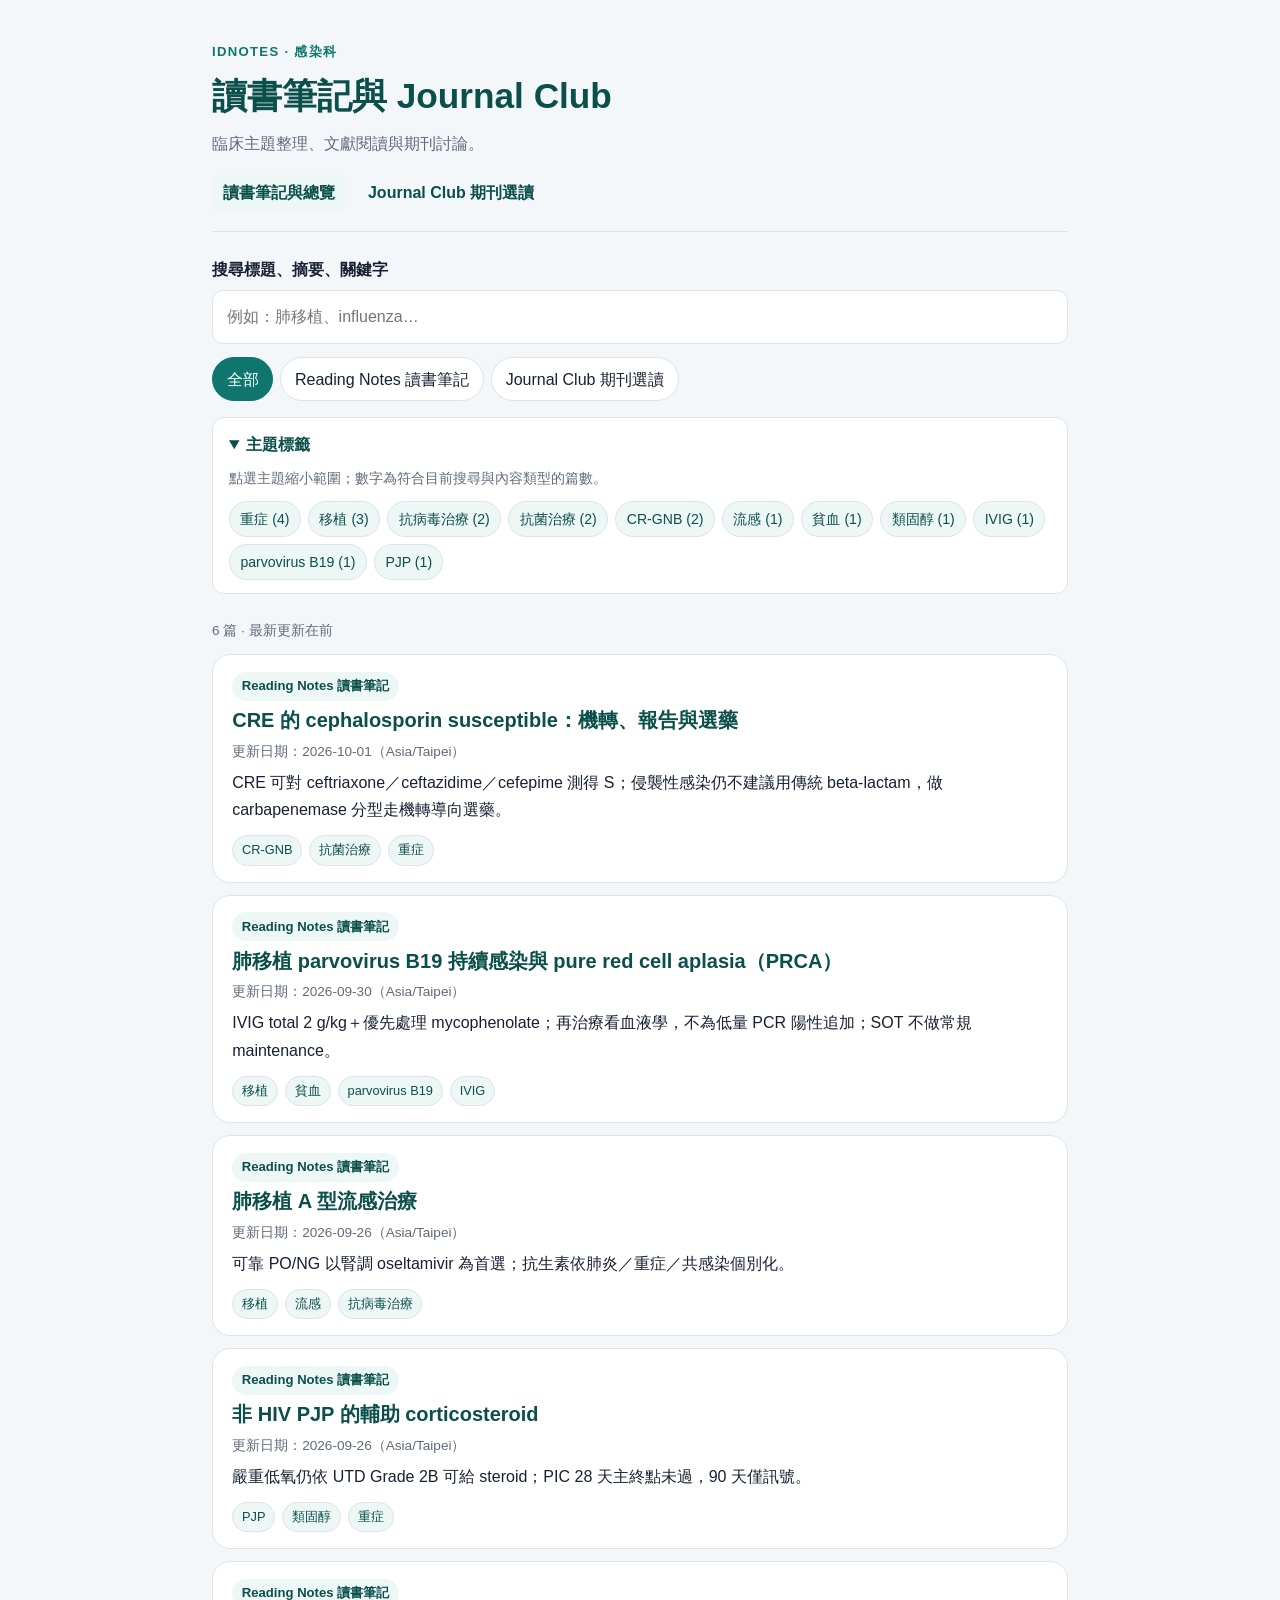
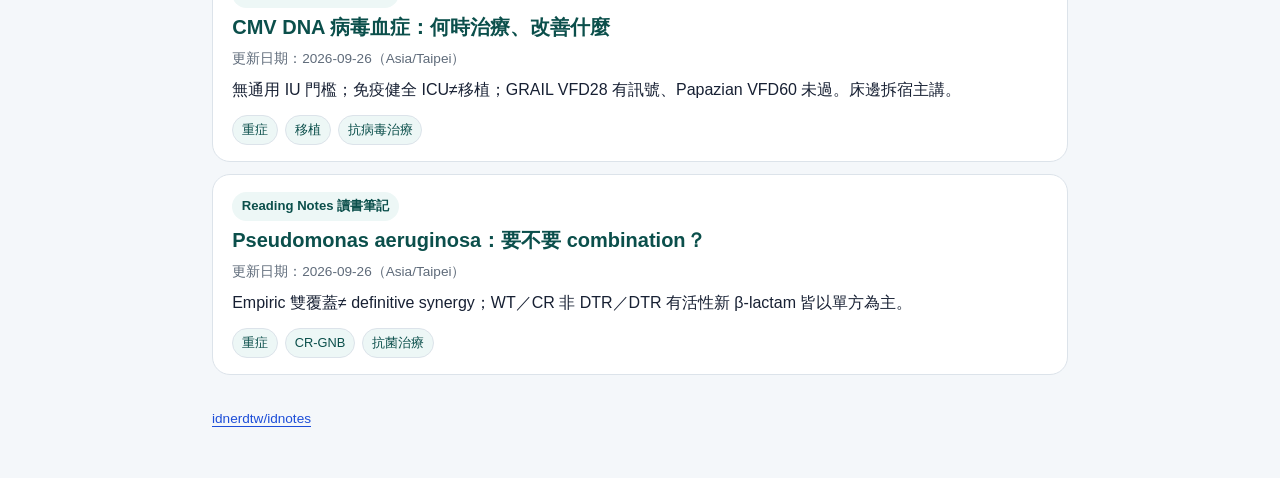
<file: index.html>
<!DOCTYPE html>
<html lang="zh-Hant">
<head>
<meta charset="utf-8">
<meta name="viewport" content="width=device-width, initial-scale=1">
<meta name="description" content="感染科讀書筆記與 Journal Club：臨床主題整理、文獻閱讀與期刊討論。">
<title>讀書筆記與 Journal Club｜idnotes</title>
<link rel="stylesheet" href="assets/site.css">
</head>
<body>
<main class="wrap">
<header class="site">
<p class="kicker">IDNOTES · 感染科</p>
<h1>讀書筆記與 Journal Club</h1>
<p class="subtitle">臨床主題整理、文獻閱讀與期刊討論。</p>
<nav aria-label="內容導覽"><a href="index.html" aria-current="page">讀書筆記與總覽</a><a href="journal-club/index.html">Journal Club 期刊選讀</a></nav>
</header>
<div class="search-wrap">
<label for="q">搜尋標題、摘要、關鍵字</label>
<input id="q" type="search" placeholder="例如：肺移植、influenza…" autocomplete="off" role="combobox" aria-autocomplete="list" aria-controls="suggest" aria-expanded="false">
<div id="suggest" role="listbox" aria-label="搜尋建議" hidden></div>
</div>
<div class="filters" role="group" aria-label="內容類型">
<button type="button" data-type="all" aria-pressed="true">全部</button>
<button type="button" data-type="reading-note" aria-pressed="false">Reading Notes 讀書筆記</button>
<button type="button" data-type="journal-club" aria-pressed="false">Journal Club 期刊選讀</button>
</div>
<details class="topics" open>
<summary>主題標籤</summary>
<p class="hint topic-help">點選主題縮小範圍；數字為符合目前搜尋與內容類型的篇數。</p>
<div id="tag-cloud" class="tag-list" role="group" aria-label="主題標籤"></div>
<button id="more-tags" class="text-button" type="button" aria-expanded="false" aria-controls="tag-cloud" hidden>顯示全部標籤</button>
</details>
<div class="result-tools">
<div id="active-tag"></div>
<button id="clear-filters" class="text-button" type="button" hidden>清除所有條件</button>
</div>
<p id="result-status" class="date" role="status"></p>
<div id="list"></div>
<button id="load-more" class="load-more" type="button" hidden>載入更多</button>
<noscript><p>請啟用 JavaScript 使用搜尋。也可直接閱讀 <a href="notes/lung-tx-influenza-a.html">肺移植 A 型流感治療</a>，或前往 <a href="journal-club/index.html">Journal Club</a>。</p></noscript>
<footer><a href="https://github.com/idnerdtw/idnotes">idnerdtw/idnotes</a></footer>
</main>
<script src="notes-data.js" defer></script>
<script src="search.js" defer></script>
</body>
</html>
</file>
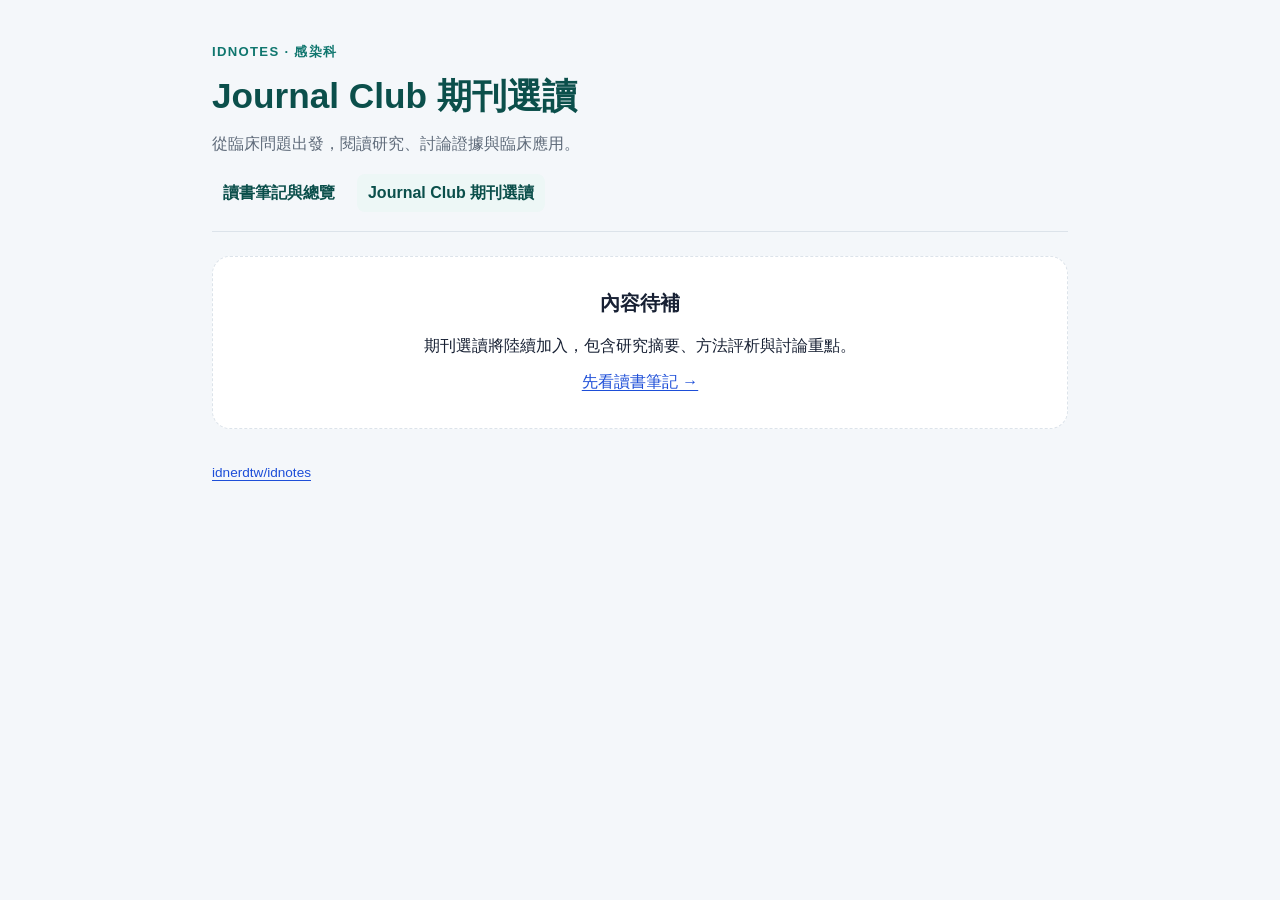
<file: journal-club/index.html>
<!DOCTYPE html>
<html lang="zh-Hant">
<head>
<meta charset="utf-8">
<meta name="viewport" content="width=device-width, initial-scale=1">
<meta name="description" content="感染科 Journal Club 期刊選讀；內容待補。">
<title>Journal Club 期刊選讀｜idnotes</title>
<link rel="stylesheet" href="../assets/site.css">
</head>
<body>
<main class="wrap">
<header class="site">
<p class="kicker">IDNOTES · 感染科</p>
<h1>Journal Club 期刊選讀</h1>
<p class="subtitle">從臨床問題出發，閱讀研究、討論證據與臨床應用。</p>
<nav aria-label="內容導覽"><a href="../index.html">讀書筆記與總覽</a><a href="index.html" aria-current="page">Journal Club 期刊選讀</a></nav>
</header>
<div class="empty-state"><h2>內容待補</h2><p>期刊選讀將陸續加入，包含研究摘要、方法評析與討論重點。</p><a href="../index.html?type=reading-note">先看讀書筆記 →</a></div>
<footer><a href="https://github.com/idnerdtw/idnotes">idnerdtw/idnotes</a></footer>
</main>
</body>
</html>
</file>
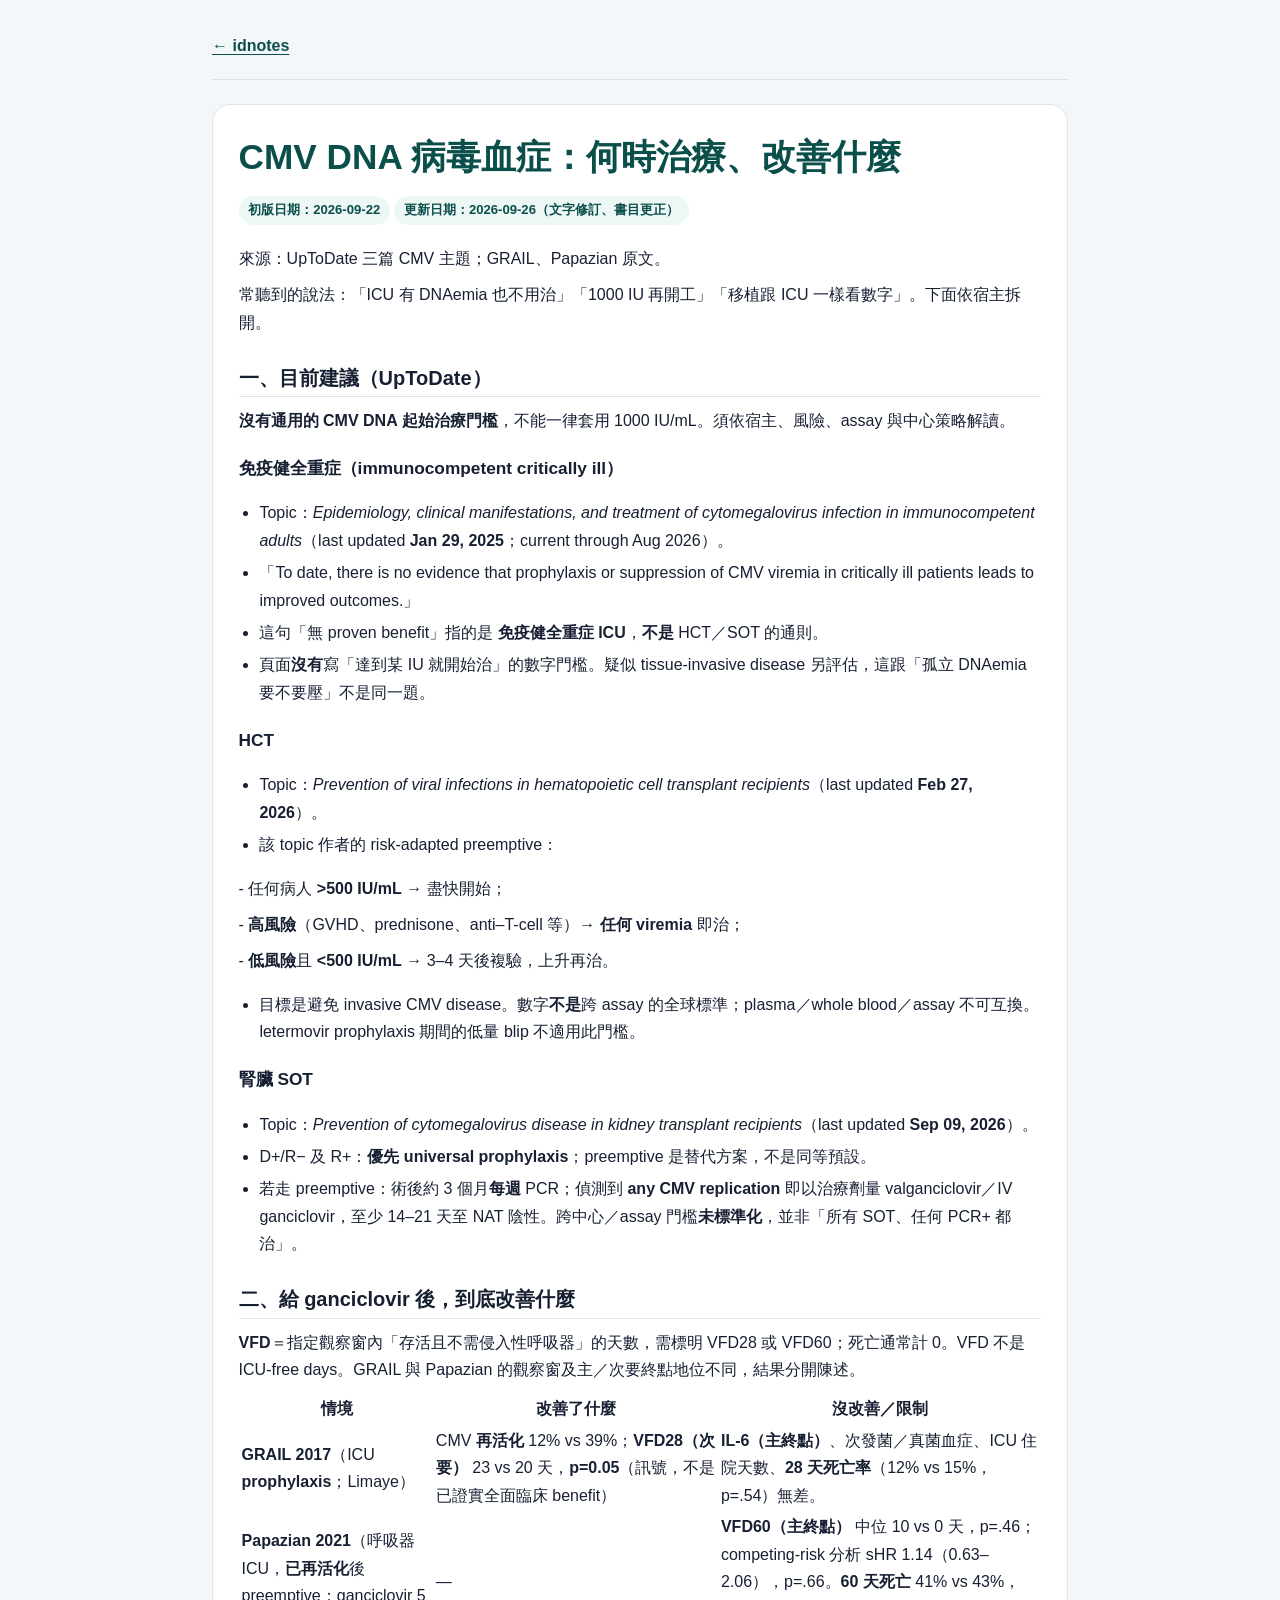
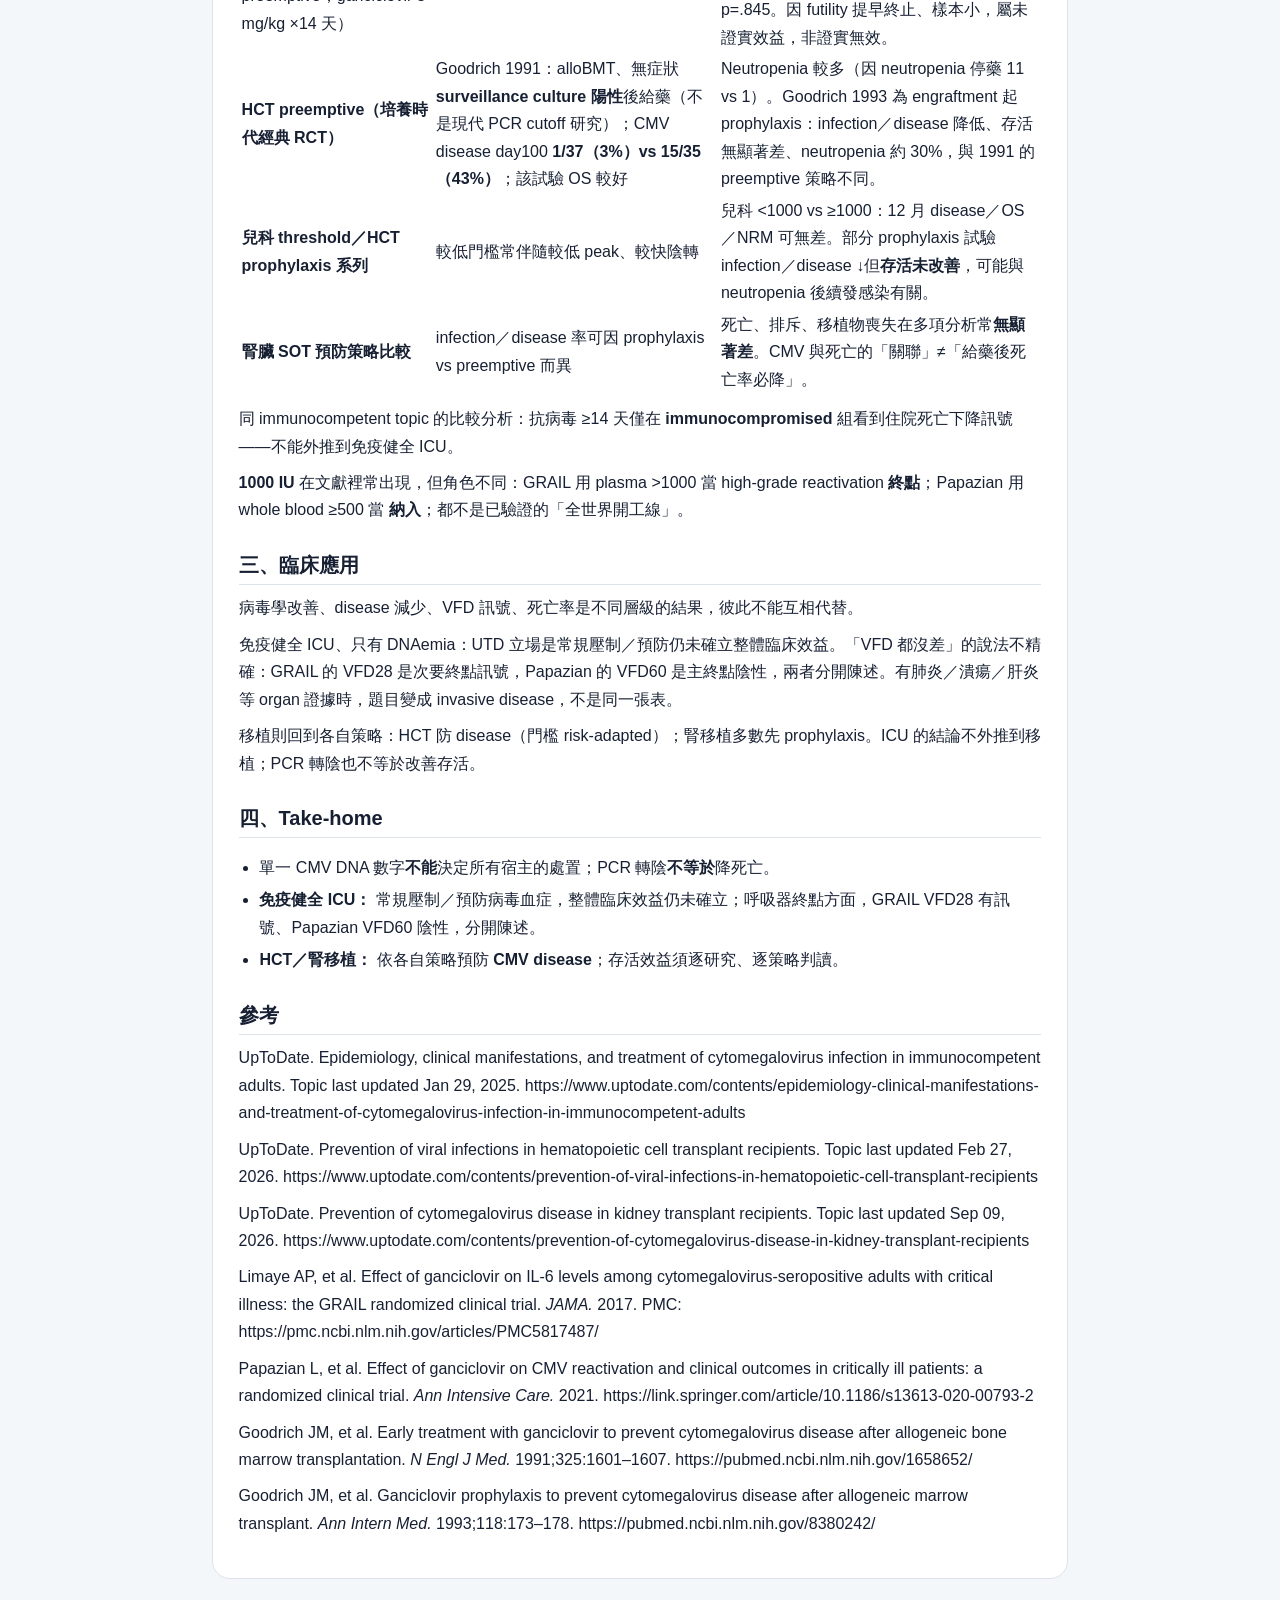
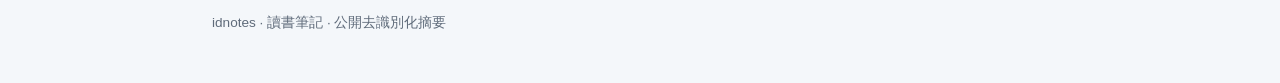
<file: notes/cmv-dnaemia-treatment-threshold.html>
<!DOCTYPE html>
<html lang="zh-Hant">
<head>
<meta charset="utf-8"/>
<meta name="viewport" content="width=device-width, initial-scale=1"/>
<title>CMV DNA 病毒血症：何時治療、改善什麼｜idnotes</title>
<link rel="stylesheet" href="../assets/site.css">
</head>
<body>
<div class="wrap">
<header class="site"><a href="../index.html">← idnotes</a></header>
<article>
<h1>CMV DNA 病毒血症：何時治療、改善什麼</h1>
<p class="meta">初版日期：2026-09-22</p>
<p class="meta">更新日期：2026-09-26（文字修訂、書目更正）</p>
<p>來源：UpToDate 三篇 CMV 主題；GRAIL、Papazian 原文。</p>
<p>常聽到的說法：「ICU 有 DNAemia 也不用治」「1000 IU 再開工」「移植跟 ICU 一樣看數字」。下面依宿主拆開。</p>
<h2>一、目前建議（UpToDate）</h2>
<p><strong>沒有通用的 CMV DNA 起始治療門檻</strong>，不能一律套用 1000 IU/mL。須依宿主、風險、assay 與中心策略解讀。</p>
<h3>免疫健全重症（immunocompetent critically ill）</h3>
<ul>
<li>Topic：<em>Epidemiology, clinical manifestations, and treatment of cytomegalovirus infection in immunocompetent adults</em>（last updated <strong>Jan 29, 2025</strong>；current through Aug 2026）。</li>
<li>「To date, there is no evidence that prophylaxis or suppression of CMV viremia in critically ill patients leads to improved outcomes.」</li>
<li>這句「無 proven benefit」指的是 <strong>免疫健全重症 ICU</strong>，<strong>不是</strong> HCT／SOT 的通則。</li>
<li>頁面<strong>沒有</strong>寫「達到某 IU 就開始治」的數字門檻。疑似 tissue-invasive disease 另評估，這跟「孤立 DNAemia 要不要壓」不是同一題。</li>
</ul>
<h3>HCT</h3>
<ul>
<li>Topic：<em>Prevention of viral infections in hematopoietic cell transplant recipients</em>（last updated <strong>Feb 27, 2026</strong>）。</li>
<li>該 topic 作者的 risk-adapted preemptive：</li>
</ul>
<p>- 任何病人 <strong>&gt;500 IU/mL</strong> → 盡快開始；</p>
<p>- <strong>高風險</strong>（GVHD、prednisone、anti–T-cell 等）→ <strong>任何 viremia</strong> 即治；</p>
<p>- <strong>低風險</strong>且 <strong>&lt;500 IU/mL</strong> → 3–4 天後複驗，上升再治。</p>
<ul>
<li>目標是避免 invasive CMV disease。數字<strong>不是</strong>跨 assay 的全球標準；plasma／whole blood／assay 不可互換。letermovir prophylaxis 期間的低量 blip 不適用此門檻。</li>
</ul>
<h3>腎臟 SOT</h3>
<ul>
<li>Topic：<em>Prevention of cytomegalovirus disease in kidney transplant recipients</em>（last updated <strong>Sep 09, 2026</strong>）。</li>
<li>D+/R− 及 R+：<strong>優先 universal prophylaxis</strong>；preemptive 是替代方案，不是同等預設。</li>
<li>若走 preemptive：術後約 3 個月<strong>每週</strong> PCR；偵測到 <strong>any CMV replication</strong> 即以治療劑量 valganciclovir／IV ganciclovir，至少 14–21 天至 NAT 陰性。跨中心／assay 門檻<strong>未標準化</strong>，並非「所有 SOT、任何 PCR+ 都治」。</li>
</ul>
<h2>二、給 ganciclovir 後，到底改善什麼</h2>
<p><strong>VFD</strong>＝指定觀察窗內「存活且不需侵入性呼吸器」的天數，需標明 VFD28 或 VFD60；死亡通常計 0。VFD 不是 ICU-free days。GRAIL 與 Papazian 的觀察窗及主／次要終點地位不同，結果分開陳述。</p>
<table>
<tr><th>情境</th><th>改善了什麼</th><th>沒改善／限制</th></tr>
<tr><td><strong>GRAIL 2017</strong>（ICU <strong>prophylaxis</strong>；Limaye）</td><td>CMV <strong>再活化</strong> 12% vs 39%；<strong>VFD28（次要）</strong> 23 vs 20 天，<strong>p=0.05</strong>（訊號，不是已證實全面臨床 benefit）</td><td><strong>IL-6（主終點）</strong>、次發菌／真菌血症、ICU 住院天數、<strong>28 天死亡率</strong>（12% vs 15%，p=.54）無差。</td></tr>
<tr><td><strong>Papazian 2021</strong>（呼吸器 ICU，<strong>已再活化</strong>後 preemptive；ganciclovir 5 mg/kg ×14 天）</td><td>—</td><td><strong>VFD60（主終點）</strong> 中位 10 vs 0 天，p=.46；competing-risk 分析 sHR 1.14（0.63–2.06），p=.66。<strong>60 天死亡</strong> 41% vs 43%，p=.845。因 futility 提早終止、樣本小，屬未證實效益，非證實無效。</td></tr>
<tr><td><strong>HCT preemptive（培養時代經典 RCT）</strong></td><td>Goodrich 1991：alloBMT、無症狀 <strong>surveillance culture 陽性</strong>後給藥（不是現代 PCR cutoff 研究）；CMV disease day100 <strong>1/37（3%）vs 15/35（43%）</strong>；該試驗 OS 較好</td><td>Neutropenia 較多（因 neutropenia 停藥 11 vs 1）。Goodrich 1993 為 engraftment 起 prophylaxis：infection／disease 降低、存活無顯著差、neutropenia 約 30%，與 1991 的 preemptive 策略不同。</td></tr>
<tr><td><strong>兒科 threshold／HCT prophylaxis 系列</strong></td><td>較低門檻常伴隨較低 peak、較快陰轉</td><td>兒科 &lt;1000 vs ≥1000：12 月 disease／OS／NRM 可無差。部分 prophylaxis 試驗 infection／disease ↓但<strong>存活未改善</strong>，可能與 neutropenia 後續發感染有關。</td></tr>
<tr><td><strong>腎臟 SOT 預防策略比較</strong></td><td>infection／disease 率可因 prophylaxis vs preemptive 而異</td><td>死亡、排斥、移植物喪失在多項分析常<strong>無顯著差</strong>。CMV 與死亡的「關聯」≠「給藥後死亡率必降」。</td></tr>
</table>
<p>同 immunocompetent topic 的比較分析：抗病毒 ≥14 天僅在 <strong>immunocompromised</strong> 組看到住院死亡下降訊號——不能外推到免疫健全 ICU。</p>
<p><strong>1000 IU</strong> 在文獻裡常出現，但角色不同：GRAIL 用 plasma &gt;1000 當 high-grade reactivation <strong>終點</strong>；Papazian 用 whole blood ≥500 當 <strong>納入</strong>；都不是已驗證的「全世界開工線」。</p>
<h2>三、臨床應用</h2>
<p>病毒學改善、disease 減少、VFD 訊號、死亡率是不同層級的結果，彼此不能互相代替。</p>
<p>免疫健全 ICU、只有 DNAemia：UTD 立場是常規壓制／預防仍未確立整體臨床效益。「VFD 都沒差」的說法不精確：GRAIL 的 VFD28 是次要終點訊號，Papazian 的 VFD60 是主終點陰性，兩者分開陳述。有肺炎／潰瘍／肝炎等 organ 證據時，題目變成 invasive disease，不是同一張表。</p>
<p>移植則回到各自策略：HCT 防 disease（門檻 risk-adapted）；腎移植多數先 prophylaxis。ICU 的結論不外推到移植；PCR 轉陰也不等於改善存活。</p>
<h2>四、Take-home</h2>
<ul>
<li>單一 CMV DNA 數字<strong>不能</strong>決定所有宿主的處置；PCR 轉陰<strong>不等於</strong>降死亡。</li>
<li><strong>免疫健全 ICU：</strong> 常規壓制／預防病毒血症，整體臨床效益仍未確立；呼吸器終點方面，GRAIL VFD28 有訊號、Papazian VFD60 陰性，分開陳述。</li>
<li><strong>HCT／腎移植：</strong> 依各自策略預防 <strong>CMV disease</strong>；存活效益須逐研究、逐策略判讀。</li>
</ul>
<h2>參考</h2>
<p>UpToDate. Epidemiology, clinical manifestations, and treatment of cytomegalovirus infection in immunocompetent adults. Topic last updated Jan 29, 2025. https://www.uptodate.com/contents/epidemiology-clinical-manifestations-and-treatment-of-cytomegalovirus-infection-in-immunocompetent-adults</p>
<p>UpToDate. Prevention of viral infections in hematopoietic cell transplant recipients. Topic last updated Feb 27, 2026. https://www.uptodate.com/contents/prevention-of-viral-infections-in-hematopoietic-cell-transplant-recipients</p>
<p>UpToDate. Prevention of cytomegalovirus disease in kidney transplant recipients. Topic last updated Sep 09, 2026. https://www.uptodate.com/contents/prevention-of-cytomegalovirus-disease-in-kidney-transplant-recipients</p>
<p>Limaye AP, et al. Effect of ganciclovir on IL-6 levels among cytomegalovirus-seropositive adults with critical illness: the GRAIL randomized clinical trial. <em>JAMA.</em> 2017. PMC: https://pmc.ncbi.nlm.nih.gov/articles/PMC5817487/</p>
<p>Papazian L, et al. Effect of ganciclovir on CMV reactivation and clinical outcomes in critically ill patients: a randomized clinical trial. <em>Ann Intensive Care.</em> 2021. https://link.springer.com/article/10.1186/s13613-020-00793-2</p>
<p>Goodrich JM, et al. Early treatment with ganciclovir to prevent cytomegalovirus disease after allogeneic bone marrow transplantation. <em>N Engl J Med.</em> 1991;325:1601–1607. https://pubmed.ncbi.nlm.nih.gov/1658652/</p>
<p>Goodrich JM, et al. Ganciclovir prophylaxis to prevent cytomegalovirus disease after allogeneic marrow transplant. <em>Ann Intern Med.</em> 1993;118:173–178. https://pubmed.ncbi.nlm.nih.gov/8380242/</p>
</article>
<footer>idnotes · 讀書筆記 · 公開去識別化摘要</footer>
</div>
</body>
</html>
</file>
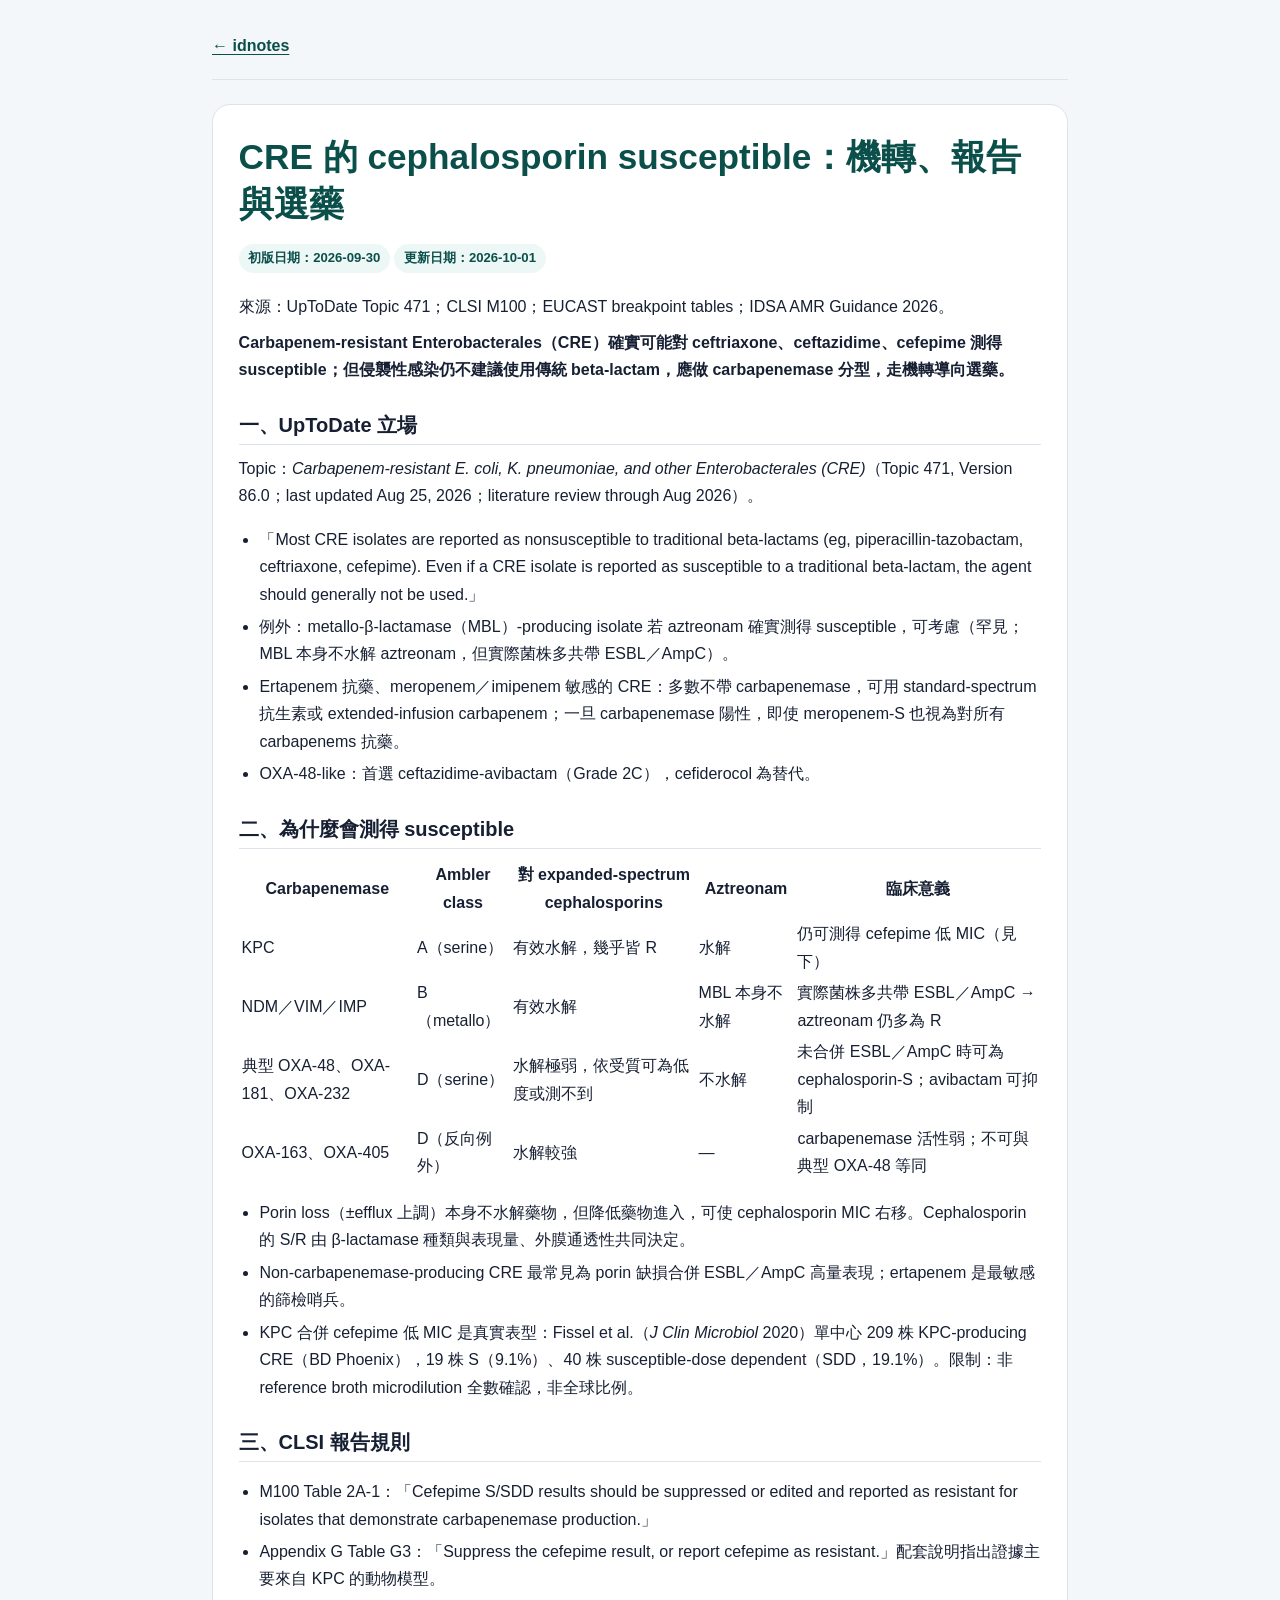
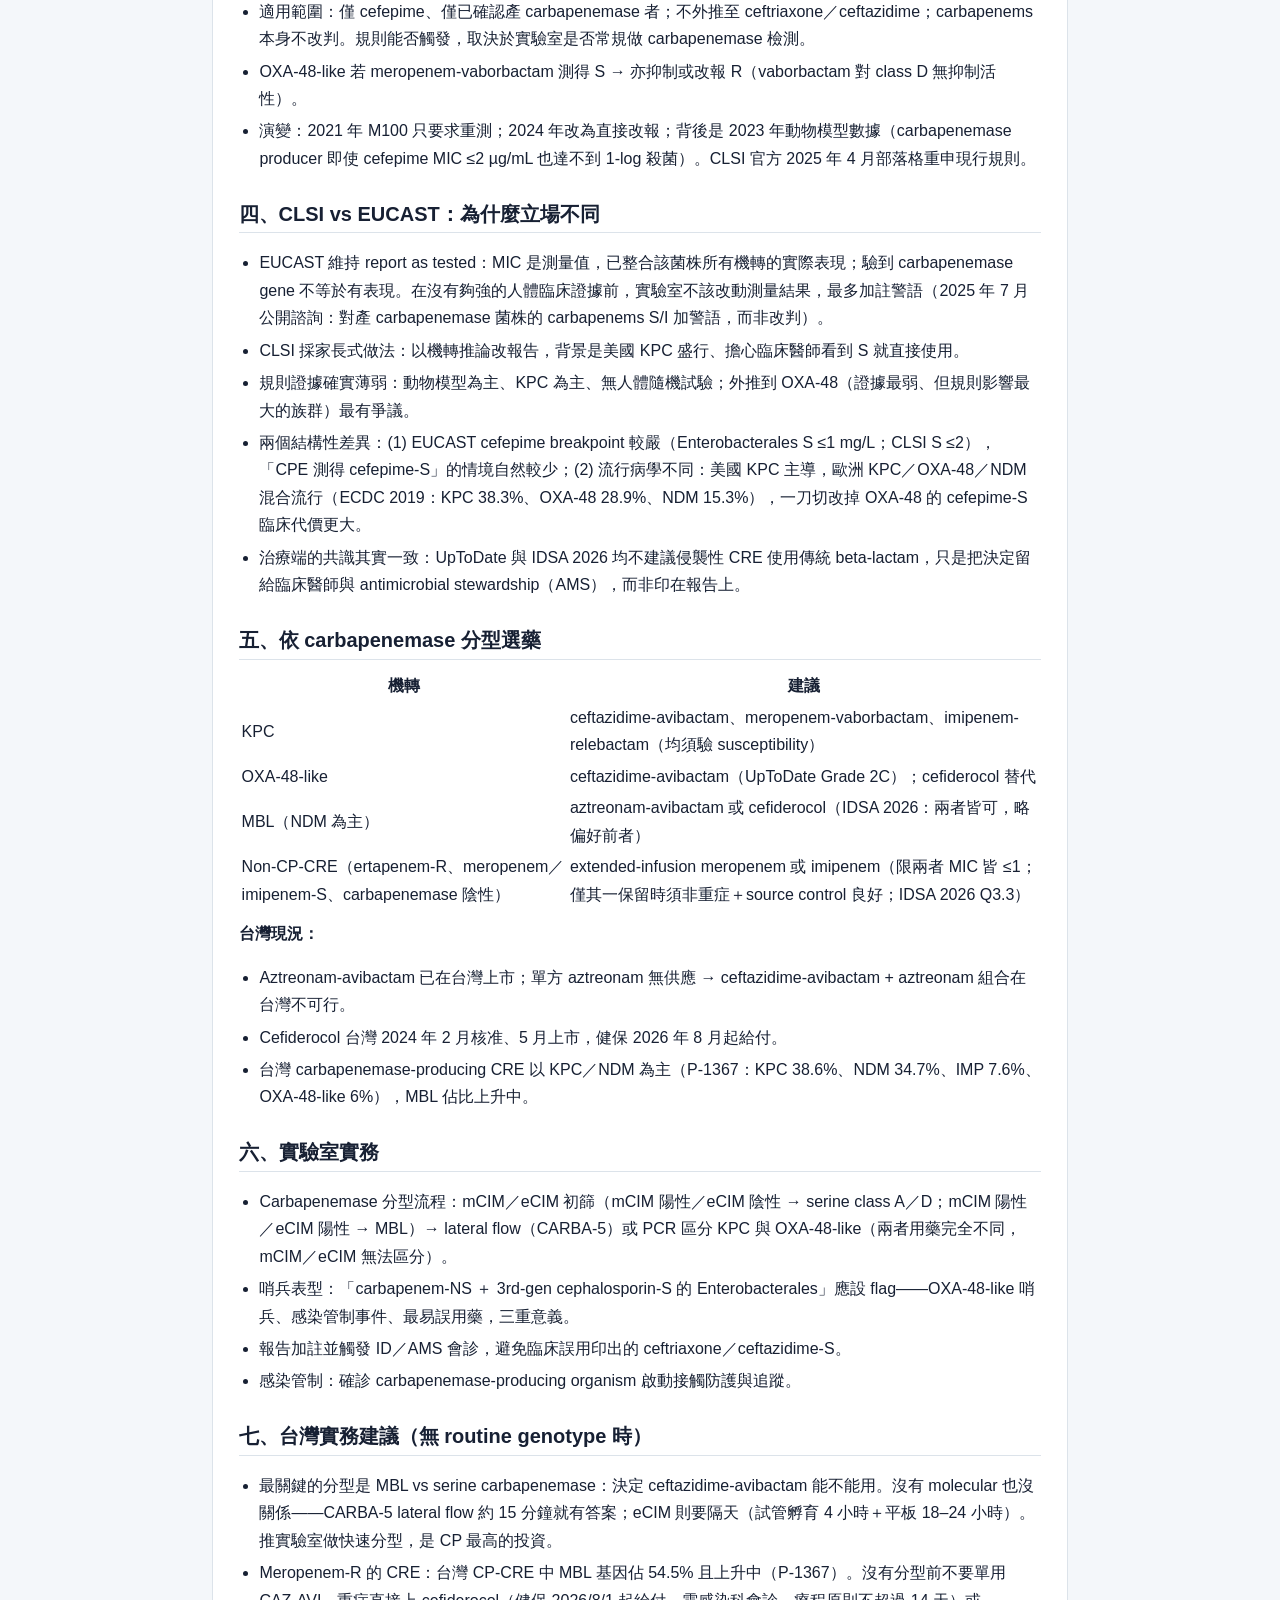
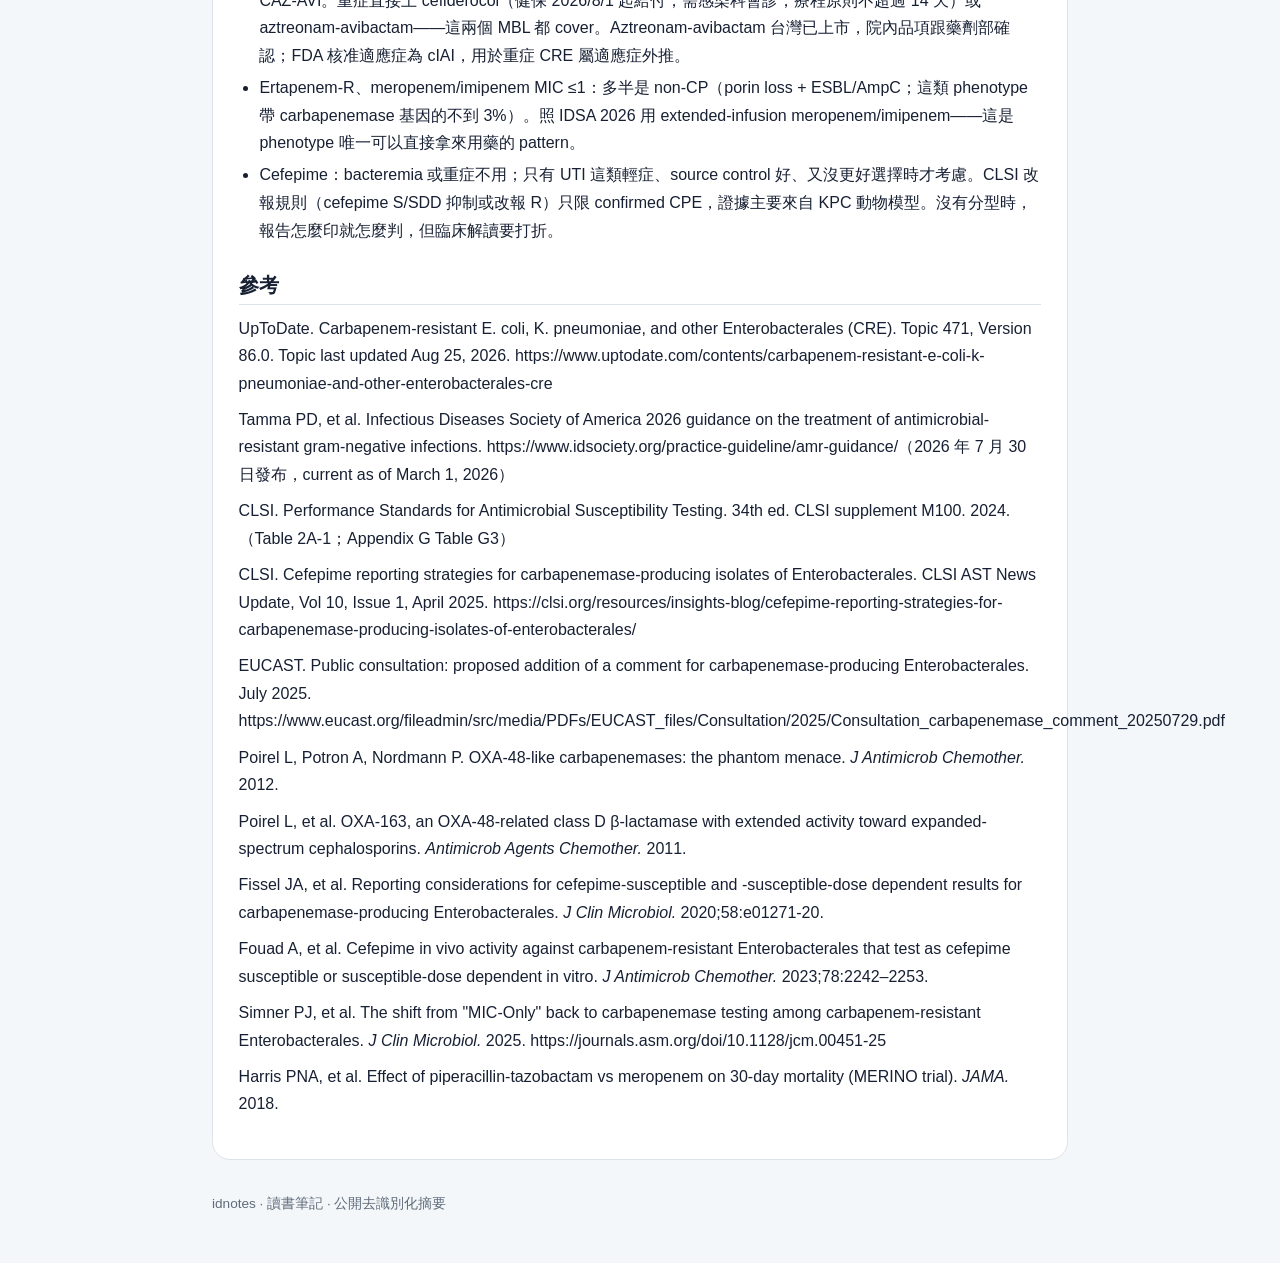
<file: notes/cre-cephalosporin-susceptible.html>
<!DOCTYPE html>
<html lang="zh-Hant">
<head>
<meta charset="utf-8"/>
<meta name="viewport" content="width=device-width, initial-scale=1"/>
<title>CRE 的 cephalosporin susceptible：機轉、報告與選藥｜idnotes</title>
<link rel="stylesheet" href="../assets/site.css">
</head>
<body>
<div class="wrap">
<header class="site"><a href="../index.html">← idnotes</a></header>
<article>
<h1>CRE 的 cephalosporin susceptible：機轉、報告與選藥</h1>
<p class="meta">初版日期：2026-09-30</p>
<p class="meta">更新日期：2026-10-01</p>
<p>來源：UpToDate Topic 471；CLSI M100；EUCAST breakpoint tables；IDSA AMR Guidance 2026。</p>
<p><strong>Carbapenem-resistant Enterobacterales（CRE）確實可能對 ceftriaxone、ceftazidime、cefepime 測得 susceptible；但侵襲性感染仍不建議使用傳統 beta-lactam，應做 carbapenemase 分型，走機轉導向選藥。</strong></p>

<h2>一、UpToDate 立場</h2>
<p>Topic：<em>Carbapenem-resistant E. coli, K. pneumoniae, and other Enterobacterales (CRE)</em>（Topic 471, Version 86.0；last updated Aug 25, 2026；literature review through Aug 2026）。</p>
<ul>
<li>「Most CRE isolates are reported as nonsusceptible to traditional beta-lactams (eg, piperacillin-tazobactam, ceftriaxone, cefepime). Even if a CRE isolate is reported as susceptible to a traditional beta-lactam, the agent should generally not be used.」</li>
<li>例外：metallo-β-lactamase（MBL）-producing isolate 若 aztreonam 確實測得 susceptible，可考慮（罕見；MBL 本身不水解 aztreonam，但實際菌株多共帶 ESBL／AmpC）。</li>
<li>Ertapenem 抗藥、meropenem／imipenem 敏感的 CRE：多數不帶 carbapenemase，可用 standard-spectrum 抗生素或 extended-infusion carbapenem；一旦 carbapenemase 陽性，即使 meropenem-S 也視為對所有 carbapenems 抗藥。</li>
<li>OXA-48-like：首選 ceftazidime-avibactam（Grade 2C），cefiderocol 為替代。</li>
</ul>

<h2>二、為什麼會測得 susceptible</h2>
<table>
<tr><th>Carbapenemase</th><th>Ambler class</th><th>對 expanded-spectrum cephalosporins</th><th>Aztreonam</th><th>臨床意義</th></tr>
<tr><td>KPC</td><td>A（serine）</td><td>有效水解，幾乎皆 R</td><td>水解</td><td>仍可測得 cefepime 低 MIC（見下）</td></tr>
<tr><td>NDM／VIM／IMP</td><td>B（metallo）</td><td>有效水解</td><td>MBL 本身不水解</td><td>實際菌株多共帶 ESBL／AmpC → aztreonam 仍多為 R</td></tr>
<tr><td>典型 OXA-48、OXA-181、OXA-232</td><td>D（serine）</td><td>水解極弱，依受質可為低度或測不到</td><td>不水解</td><td>未合併 ESBL／AmpC 時可為 cephalosporin-S；avibactam 可抑制</td></tr>
<tr><td>OXA-163、OXA-405</td><td>D（反向例外）</td><td>水解較強</td><td>—</td><td>carbapenemase 活性弱；不可與典型 OXA-48 等同</td></tr>
</table>
<ul>
<li>Porin loss（±efflux 上調）本身不水解藥物，但降低藥物進入，可使 cephalosporin MIC 右移。Cephalosporin 的 S/R 由 β-lactamase 種類與表現量、外膜通透性共同決定。</li>
<li>Non-carbapenemase-producing CRE 最常見為 porin 缺損合併 ESBL／AmpC 高量表現；ertapenem 是最敏感的篩檢哨兵。</li>
<li>KPC 合併 cefepime 低 MIC 是真實表型：Fissel et al.（<em>J Clin Microbiol</em> 2020）單中心 209 株 KPC-producing CRE（BD Phoenix），19 株 S（9.1%）、40 株 susceptible-dose dependent（SDD，19.1%）。限制：非 reference broth microdilution 全數確認，非全球比例。</li>
</ul>

<h2>三、CLSI 報告規則</h2>
<ul>
<li>M100 Table 2A-1：「Cefepime S/SDD results should be suppressed or edited and reported as resistant for isolates that demonstrate carbapenemase production.」</li>
<li>Appendix G Table G3：「Suppress the cefepime result, or report cefepime as resistant.」配套說明指出證據主要來自 KPC 的動物模型。</li>
<li>適用範圍：僅 cefepime、僅已確認產 carbapenemase 者；不外推至 ceftriaxone／ceftazidime；carbapenems 本身不改判。規則能否觸發，取決於實驗室是否常規做 carbapenemase 檢測。</li>
<li>OXA-48-like 若 meropenem-vaborbactam 測得 S → 亦抑制或改報 R（vaborbactam 對 class D 無抑制活性）。</li>
<li>演變：2021 年 M100 只要求重測；2024 年改為直接改報；背後是 2023 年動物模型數據（carbapenemase producer 即使 cefepime MIC ≤2 µg/mL 也達不到 1-log 殺菌）。CLSI 官方 2025 年 4 月部落格重申現行規則。</li>
</ul>

<h2>四、CLSI vs EUCAST：為什麼立場不同</h2>
<ul>
<li>EUCAST 維持 report as tested：MIC 是測量值，已整合該菌株所有機轉的實際表現；驗到 carbapenemase gene 不等於有表現。在沒有夠強的人體臨床證據前，實驗室不該改動測量結果，最多加註警語（2025 年 7 月公開諮詢：對產 carbapenemase 菌株的 carbapenems S/I 加警語，而非改判）。</li>
<li>CLSI 採家長式做法：以機轉推論改報告，背景是美國 KPC 盛行、擔心臨床醫師看到 S 就直接使用。</li>
<li>規則證據確實薄弱：動物模型為主、KPC 為主、無人體隨機試驗；外推到 OXA-48（證據最弱、但規則影響最大的族群）最有爭議。</li>
<li>兩個結構性差異：(1) EUCAST cefepime breakpoint 較嚴（Enterobacterales S ≤1 mg/L；CLSI S ≤2），「CPE 測得 cefepime-S」的情境自然較少；(2) 流行病學不同：美國 KPC 主導，歐洲 KPC／OXA-48／NDM 混合流行（ECDC 2019：KPC 38.3%、OXA-48 28.9%、NDM 15.3%），一刀切改掉 OXA-48 的 cefepime-S 臨床代價更大。</li>
<li>治療端的共識其實一致：UpToDate 與 IDSA 2026 均不建議侵襲性 CRE 使用傳統 beta-lactam，只是把決定留給臨床醫師與 antimicrobial stewardship（AMS），而非印在報告上。</li>
</ul>

<h2>五、依 carbapenemase 分型選藥</h2>
<table>
<tr><th>機轉</th><th>建議</th></tr>
<tr><td>KPC</td><td>ceftazidime-avibactam、meropenem-vaborbactam、imipenem-relebactam（均須驗 susceptibility）</td></tr>
<tr><td>OXA-48-like</td><td>ceftazidime-avibactam（UpToDate Grade 2C）；cefiderocol 替代</td></tr>
<tr><td>MBL（NDM 為主）</td><td>aztreonam-avibactam 或 cefiderocol（IDSA 2026：兩者皆可，略偏好前者）</td></tr>
<tr><td>Non-CP-CRE（ertapenem-R、meropenem／imipenem-S、carbapenemase 陰性）</td><td>extended-infusion meropenem 或 imipenem（限兩者 MIC 皆 ≤1；僅其一保留時須非重症＋source control 良好；IDSA 2026 Q3.3）</td></tr>
</table>
<p><strong>台灣現況：</strong></p>
<ul>
<li>Aztreonam-avibactam 已在台灣上市；單方 aztreonam 無供應 → ceftazidime-avibactam + aztreonam 組合在台灣不可行。</li>
<li>Cefiderocol 台灣 2024 年 2 月核准、5 月上市，健保 2026 年 8 月起給付。</li>
<li>台灣 carbapenemase-producing CRE 以 KPC／NDM 為主（P-1367：KPC 38.6%、NDM 34.7%、IMP 7.6%、OXA-48-like 6%），MBL 佔比上升中。</li>
</ul>

<h2>六、實驗室實務</h2>
<ul>
<li>Carbapenemase 分型流程：mCIM／eCIM 初篩（mCIM 陽性／eCIM 陰性 → serine class A／D；mCIM 陽性／eCIM 陽性 → MBL）→ lateral flow（CARBA-5）或 PCR 區分 KPC 與 OXA-48-like（兩者用藥完全不同，mCIM／eCIM 無法區分）。</li>
<li>哨兵表型：「carbapenem-NS ＋ 3rd-gen cephalosporin-S 的 Enterobacterales」應設 flag——OXA-48-like 哨兵、感染管制事件、最易誤用藥，三重意義。</li>
<li>報告加註並觸發 ID／AMS 會診，避免臨床誤用印出的 ceftriaxone／ceftazidime-S。</li>
<li>感染管制：確診 carbapenemase-producing organism 啟動接觸防護與追蹤。</li>
</ul>

<h2>七、台灣實務建議（無 routine genotype 時）</h2>
<ul>
<li>最關鍵的分型是 MBL vs serine carbapenemase：決定 ceftazidime-avibactam 能不能用。沒有 molecular 也沒關係——CARBA-5 lateral flow 約 15 分鐘就有答案；eCIM 則要隔天（試管孵育 4 小時＋平板 18–24 小時）。推實驗室做快速分型，是 CP 最高的投資。</li>
<li>Meropenem-R 的 CRE：台灣 CP-CRE 中 MBL 基因佔 54.5% 且上升中（P-1367）。沒有分型前不要單用 CAZ-AVI。重症直接上 cefiderocol（健保 2026/8/1 起給付，需感染科會診，療程原則不超過 14 天）或 aztreonam-avibactam——這兩個 MBL 都 cover。Aztreonam-avibactam 台灣已上市，院內品項跟藥劑部確認；FDA 核准適應症為 cIAI，用於重症 CRE 屬適應症外推。</li>
<li>Ertapenem-R、meropenem/imipenem MIC ≤1：多半是 non-CP（porin loss + ESBL/AmpC；這類 phenotype 帶 carbapenemase 基因的不到 3%）。照 IDSA 2026 用 extended-infusion meropenem/imipenem——這是 phenotype 唯一可以直接拿來用藥的 pattern。</li>
<li>Cefepime：bacteremia 或重症不用；只有 UTI 這類輕症、source control 好、又沒更好選擇時才考慮。CLSI 改報規則（cefepime S/SDD 抑制或改報 R）只限 confirmed CPE，證據主要來自 KPC 動物模型。沒有分型時，報告怎麼印就怎麼判，但臨床解讀要打折。</li>
</ul>

<h2>參考</h2>
<p>UpToDate. Carbapenem-resistant E. coli, K. pneumoniae, and other Enterobacterales (CRE). Topic 471, Version 86.0. Topic last updated Aug 25, 2026. https://www.uptodate.com/contents/carbapenem-resistant-e-coli-k-pneumoniae-and-other-enterobacterales-cre</p>
<p>Tamma PD, et al. Infectious Diseases Society of America 2026 guidance on the treatment of antimicrobial-resistant gram-negative infections. https://www.idsociety.org/practice-guideline/amr-guidance/（2026 年 7 月 30 日發布，current as of March 1, 2026）</p>
<p>CLSI. Performance Standards for Antimicrobial Susceptibility Testing. 34th ed. CLSI supplement M100. 2024.（Table 2A-1；Appendix G Table G3）</p>
<p>CLSI. Cefepime reporting strategies for carbapenemase-producing isolates of Enterobacterales. CLSI AST News Update, Vol 10, Issue 1, April 2025. https://clsi.org/resources/insights-blog/cefepime-reporting-strategies-for-carbapenemase-producing-isolates-of-enterobacterales/</p>
<p>EUCAST. Public consultation: proposed addition of a comment for carbapenemase-producing Enterobacterales. July 2025. https://www.eucast.org/fileadmin/src/media/PDFs/EUCAST_files/Consultation/2025/Consultation_carbapenemase_comment_20250729.pdf</p>
<p>Poirel L, Potron A, Nordmann P. OXA-48-like carbapenemases: the phantom menace. <em>J Antimicrob Chemother.</em> 2012.</p>
<p>Poirel L, et al. OXA-163, an OXA-48-related class D β-lactamase with extended activity toward expanded-spectrum cephalosporins. <em>Antimicrob Agents Chemother.</em> 2011.</p>
<p>Fissel JA, et al. Reporting considerations for cefepime-susceptible and -susceptible-dose dependent results for carbapenemase-producing Enterobacterales. <em>J Clin Microbiol.</em> 2020;58:e01271-20.</p>
<p>Fouad A, et al. Cefepime in vivo activity against carbapenem-resistant Enterobacterales that test as cefepime susceptible or susceptible-dose dependent in vitro. <em>J Antimicrob Chemother.</em> 2023;78:2242–2253.</p>
<p>Simner PJ, et al. The shift from "MIC-Only" back to carbapenemase testing among carbapenem-resistant Enterobacterales. <em>J Clin Microbiol.</em> 2025. https://journals.asm.org/doi/10.1128/jcm.00451-25</p>
<p>Harris PNA, et al. Effect of piperacillin-tazobactam vs meropenem on 30-day mortality (MERINO trial). <em>JAMA.</em> 2018.</p>
</article>
<footer>idnotes · 讀書筆記 · 公開去識別化摘要</footer>
</div>
</body>
</html>
</file>
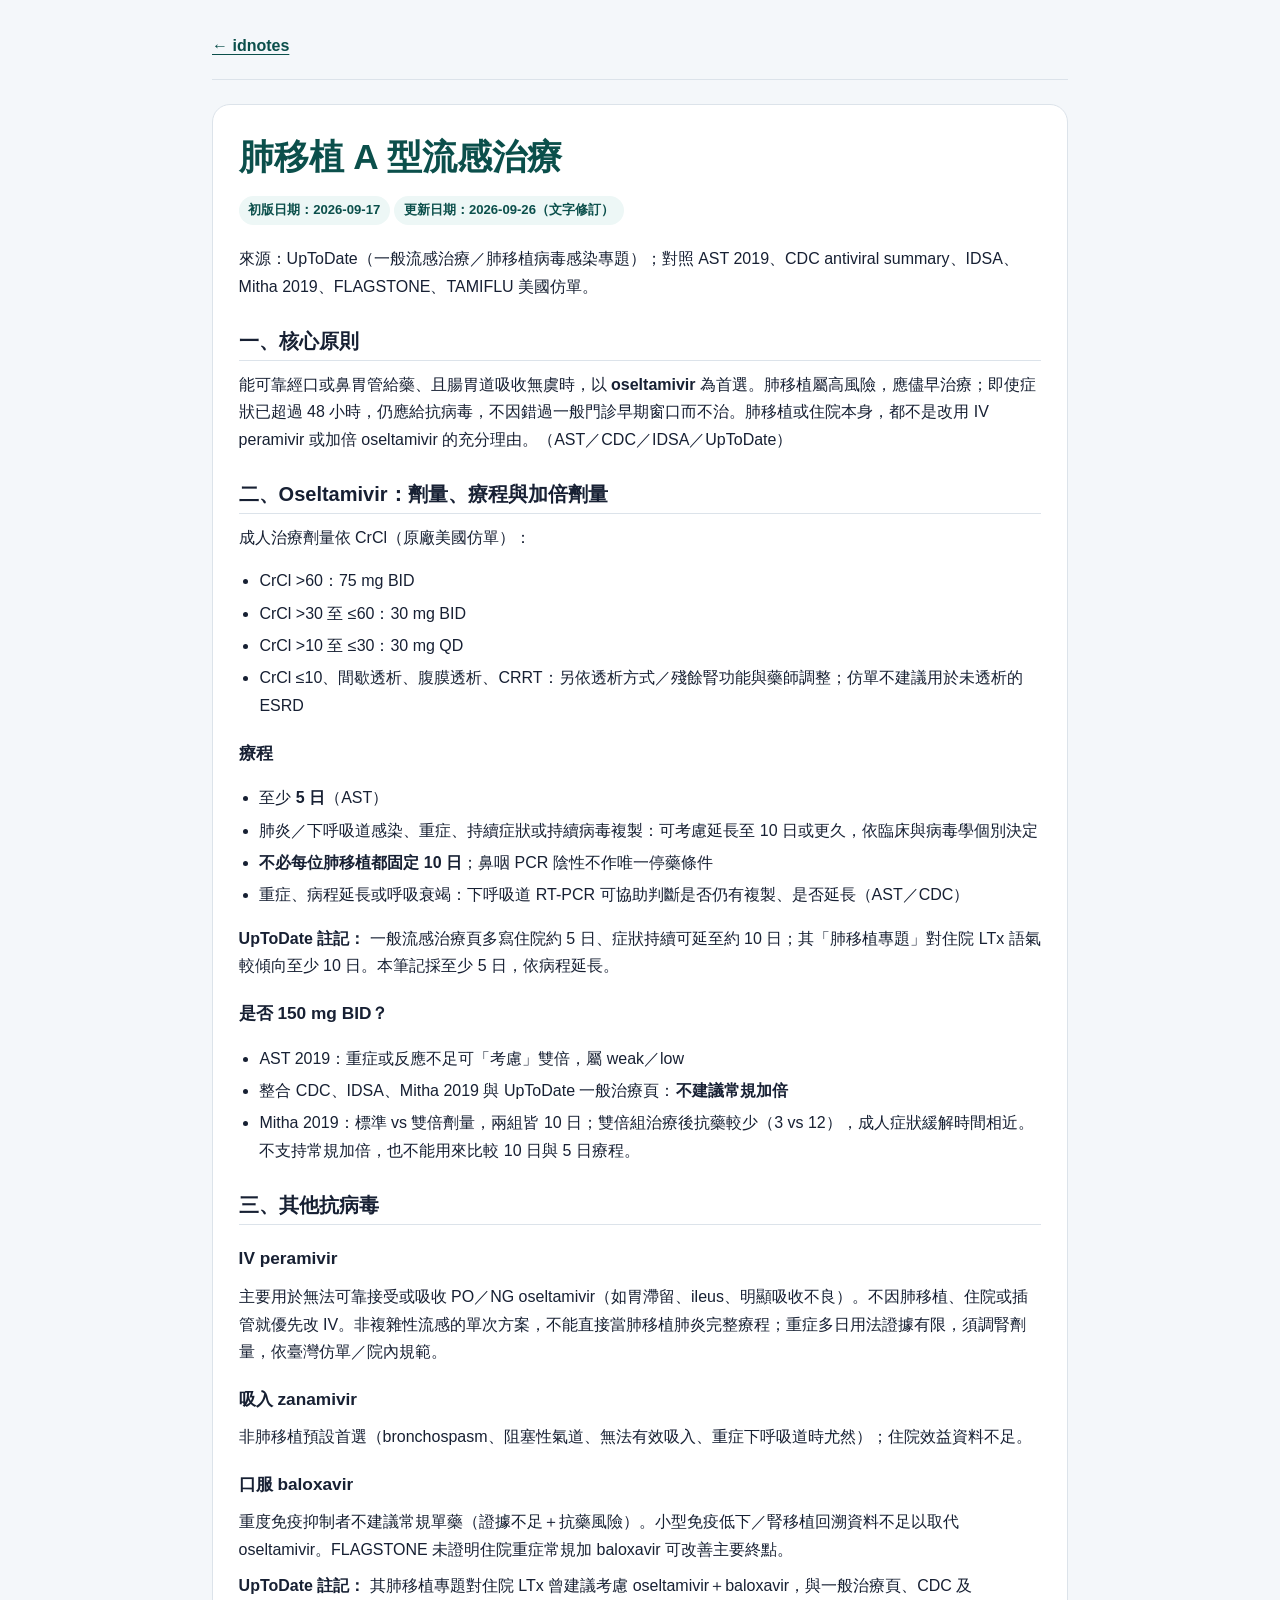
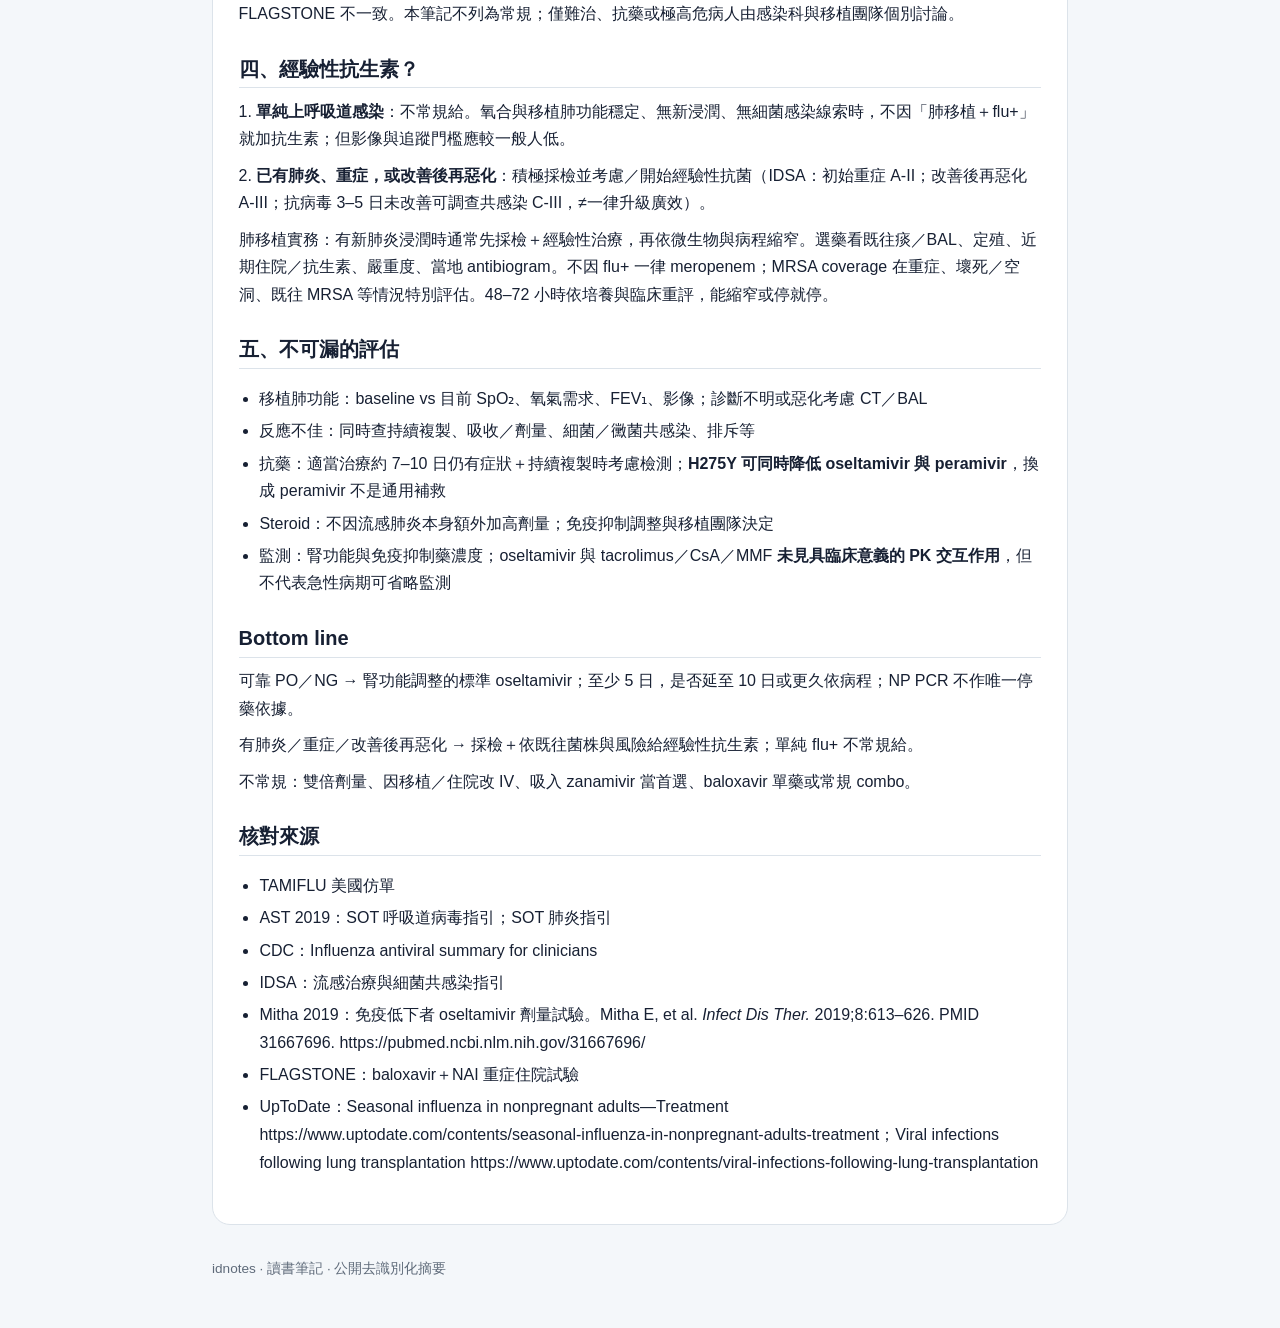
<file: notes/lung-tx-influenza-a.html>
<!DOCTYPE html>
<html lang="zh-Hant">
<head>
<meta charset="utf-8"/>
<meta name="viewport" content="width=device-width, initial-scale=1"/>
<title>肺移植 A 型流感治療｜idnotes</title>
<link rel="stylesheet" href="../assets/site.css">
</head>
<body>
<div class="wrap">
<header class="site"><a href="../index.html">← idnotes</a></header>
<article>
<h1>肺移植 A 型流感治療</h1>
<p class="meta">初版日期：2026-09-17</p>
<p class="meta">更新日期：2026-09-26（文字修訂）</p>

<p>來源：UpToDate（一般流感治療／肺移植病毒感染專題）；對照 AST 2019、CDC antiviral summary、IDSA、Mitha 2019、FLAGSTONE、TAMIFLU 美國仿單。</p>

<h2>一、核心原則</h2>

<p>能可靠經口或鼻胃管給藥、且腸胃道吸收無虞時，以 <strong>oseltamivir</strong> 為首選。肺移植屬高風險，應儘早治療；即使症狀已超過 48 小時，仍應給抗病毒，不因錯過一般門診早期窗口而不治。肺移植或住院本身，都不是改用 IV peramivir 或加倍 oseltamivir 的充分理由。（AST／CDC／IDSA／UpToDate）</p>

<h2>二、Oseltamivir：劑量、療程與加倍劑量</h2>

<p>成人治療劑量依 CrCl（原廠美國仿單）：</p>

<ul>
<li>CrCl &gt;60：75 mg BID</li>
<li>CrCl &gt;30 至 ≤60：30 mg BID</li>
<li>CrCl &gt;10 至 ≤30：30 mg QD</li>
<li>CrCl ≤10、間歇透析、腹膜透析、CRRT：另依透析方式／殘餘腎功能與藥師調整；仿單不建議用於未透析的 ESRD</li>
</ul>

<h3>療程</h3>

<ul>
<li>至少 <strong>5 日</strong>（AST）</li>
<li>肺炎／下呼吸道感染、重症、持續症狀或持續病毒複製：可考慮延長至 10 日或更久，依臨床與病毒學個別決定</li>
<li><strong>不必每位肺移植都固定 10 日</strong>；鼻咽 PCR 陰性不作唯一停藥條件</li>
<li>重症、病程延長或呼吸衰竭：下呼吸道 RT-PCR 可協助判斷是否仍有複製、是否延長（AST／CDC）</li>
</ul>

<p><strong>UpToDate 註記：</strong> 一般流感治療頁多寫住院約 5 日、症狀持續可延至約 10 日；其「肺移植專題」對住院 LTx 語氣較傾向至少 10 日。本筆記採至少 5 日，依病程延長。</p>

<h3>是否 150 mg BID？</h3>

<ul>
<li>AST 2019：重症或反應不足可「考慮」雙倍，屬 weak／low</li>
<li>整合 CDC、IDSA、Mitha 2019 與 UpToDate 一般治療頁：<strong>不建議常規加倍</strong></li>
<li>Mitha 2019：標準 vs 雙倍劑量，兩組皆 10 日；雙倍組治療後抗藥較少（3 vs 12），成人症狀緩解時間相近。不支持常規加倍，也不能用來比較 10 日與 5 日療程。</li>
</ul>

<h2>三、其他抗病毒</h2>

<h3>IV peramivir</h3>

<p>主要用於無法可靠接受或吸收 PO／NG oseltamivir（如胃滯留、ileus、明顯吸收不良）。不因肺移植、住院或插管就優先改 IV。非複雜性流感的單次方案，不能直接當肺移植肺炎完整療程；重症多日用法證據有限，須調腎劑量，依臺灣仿單／院內規範。</p>

<h3>吸入 zanamivir</h3>

<p>非肺移植預設首選（bronchospasm、阻塞性氣道、無法有效吸入、重症下呼吸道時尤然）；住院效益資料不足。</p>

<h3>口服 baloxavir</h3>

<p>重度免疫抑制者不建議常規單藥（證據不足＋抗藥風險）。小型免疫低下／腎移植回溯資料不足以取代 oseltamivir。FLAGSTONE 未證明住院重症常規加 baloxavir 可改善主要終點。</p>

<p><strong>UpToDate 註記：</strong> 其肺移植專題對住院 LTx 曾建議考慮 oseltamivir＋baloxavir，與一般治療頁、CDC 及 FLAGSTONE 不一致。本筆記不列為常規；僅難治、抗藥或極高危病人由感染科與移植團隊個別討論。</p>

<h2>四、經驗性抗生素？</h2>

<p>1. <strong>單純上呼吸道感染</strong>：不常規給。氧合與移植肺功能穩定、無新浸潤、無細菌感染線索時，不因「肺移植＋flu+」就加抗生素；但影像與追蹤門檻應較一般人低。</p>
<p>2. <strong>已有肺炎、重症，或改善後再惡化</strong>：積極採檢並考慮／開始經驗性抗菌（IDSA：初始重症 A-II；改善後再惡化 A-III；抗病毒 3–5 日未改善可調查共感染 C-III，≠一律升級廣效）。</p>

<p>肺移植實務：有新肺炎浸潤時通常先採檢＋經驗性治療，再依微生物與病程縮窄。選藥看既往痰／BAL、定殖、近期住院／抗生素、嚴重度、當地 antibiogram。不因 flu+ 一律 meropenem；MRSA coverage 在重症、壞死／空洞、既往 MRSA 等情況特別評估。48–72 小時依培養與臨床重評，能縮窄或停就停。</p>

<h2>五、不可漏的評估</h2>

<ul>
<li>移植肺功能：baseline vs 目前 SpO₂、氧氣需求、FEV₁、影像；診斷不明或惡化考慮 CT／BAL</li>
<li>反應不佳：同時查持續複製、吸收／劑量、細菌／黴菌共感染、排斥等</li>
<li>抗藥：適當治療約 7–10 日仍有症狀＋持續複製時考慮檢測；<strong>H275Y 可同時降低 oseltamivir 與 peramivir</strong>，換成 peramivir 不是通用補救</li>
<li>Steroid：不因流感肺炎本身額外加高劑量；免疫抑制調整與移植團隊決定</li>
<li>監測：腎功能與免疫抑制藥濃度；oseltamivir 與 tacrolimus／CsA／MMF <strong>未見具臨床意義的 PK 交互作用</strong>，但不代表急性病期可省略監測</li>
</ul>

<h2>Bottom line</h2>

<p>可靠 PO／NG → 腎功能調整的標準 oseltamivir；至少 5 日，是否延至 10 日或更久依病程；NP PCR 不作唯一停藥依據。</p>

<p>有肺炎／重症／改善後再惡化 → 採檢＋依既往菌株與風險給經驗性抗生素；單純 flu+ 不常規給。</p>

<p>不常規：雙倍劑量、因移植／住院改 IV、吸入 zanamivir 當首選、baloxavir 單藥或常規 combo。</p>

<h2>核對來源</h2>

<ul>
<li>TAMIFLU 美國仿單</li>
<li>AST 2019：SOT 呼吸道病毒指引；SOT 肺炎指引</li>
<li>CDC：Influenza antiviral summary for clinicians</li>
<li>IDSA：流感治療與細菌共感染指引</li>
<li>Mitha 2019：免疫低下者 oseltamivir 劑量試驗。Mitha E, et al. <em>Infect Dis Ther.</em> 2019;8:613–626. PMID 31667696. https://pubmed.ncbi.nlm.nih.gov/31667696/</li>
<li>FLAGSTONE：baloxavir＋NAI 重症住院試驗</li>
<li>UpToDate：Seasonal influenza in nonpregnant adults—Treatment https://www.uptodate.com/contents/seasonal-influenza-in-nonpregnant-adults-treatment；Viral infections following lung transplantation https://www.uptodate.com/contents/viral-infections-following-lung-transplantation</li>
</ul>
</article>
<footer>idnotes · 讀書筆記 · 公開去識別化摘要</footer>
</div>
</body>
</html>
</file>
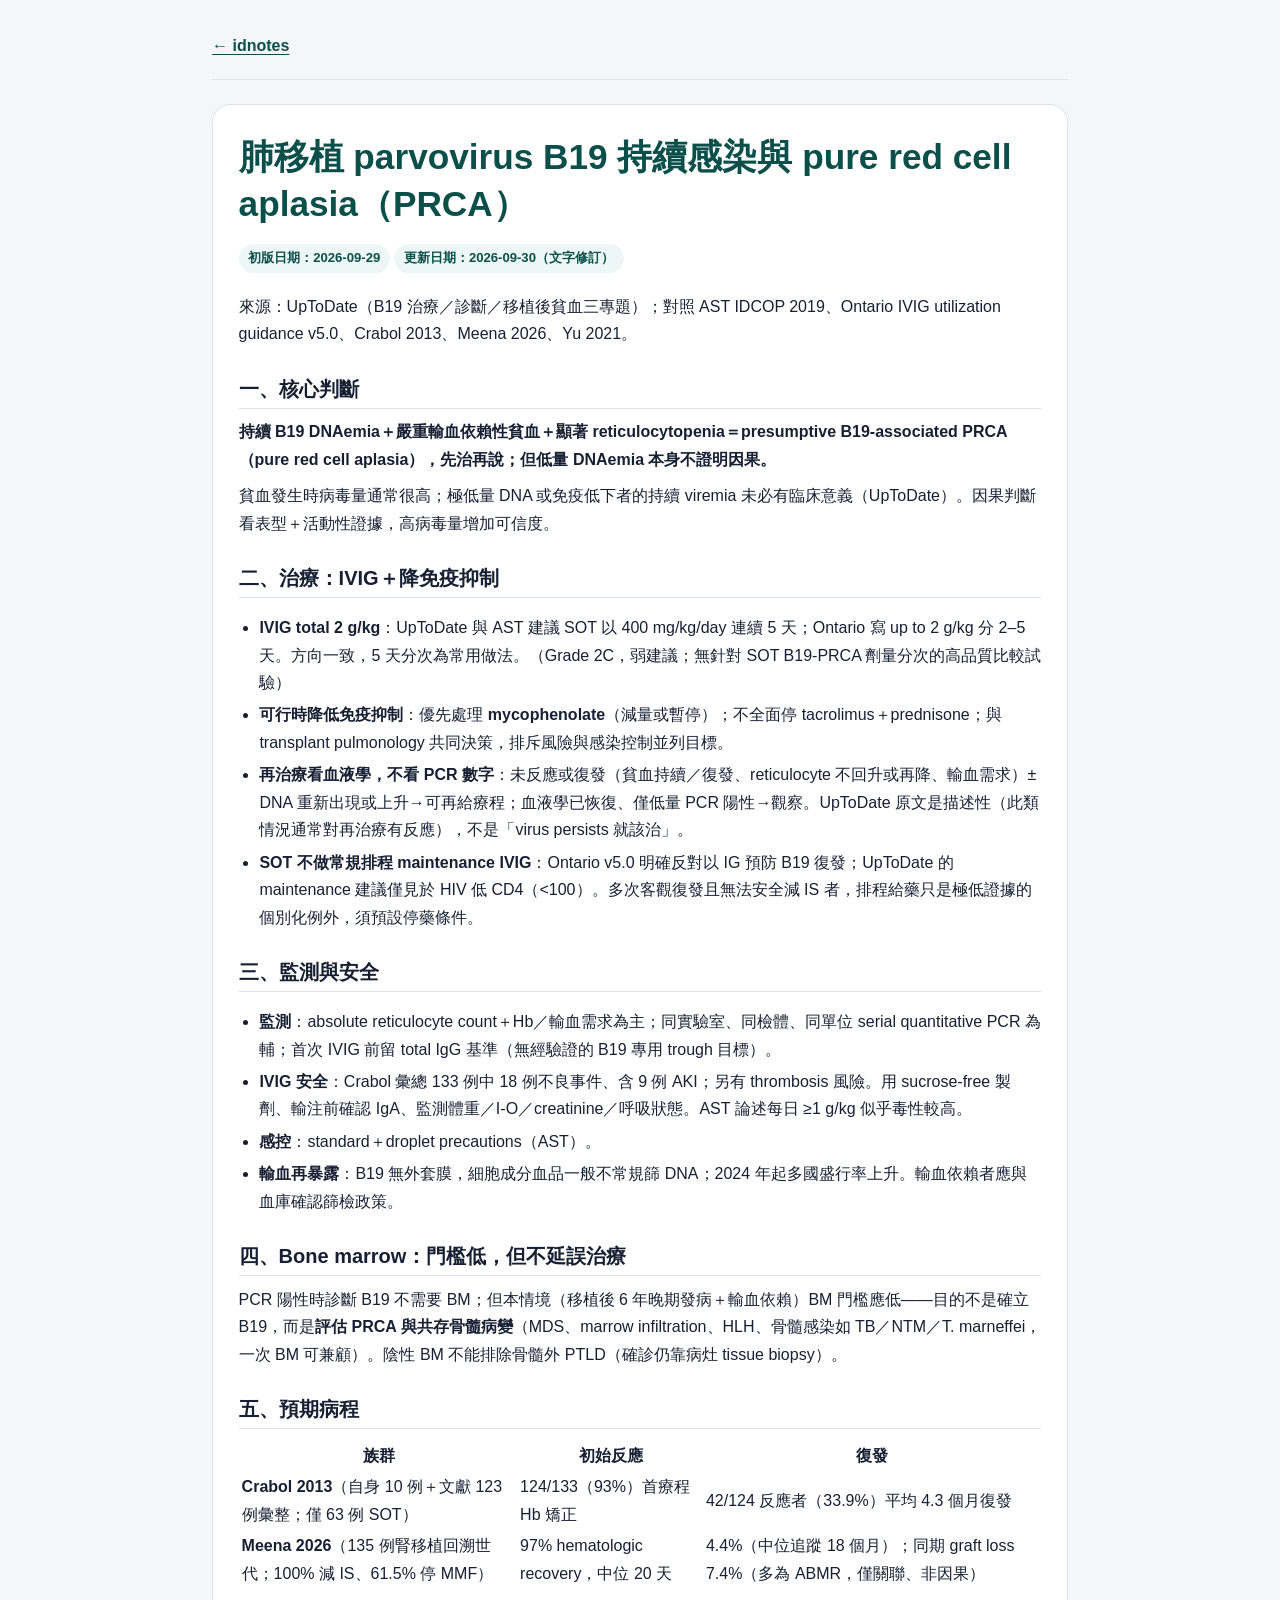
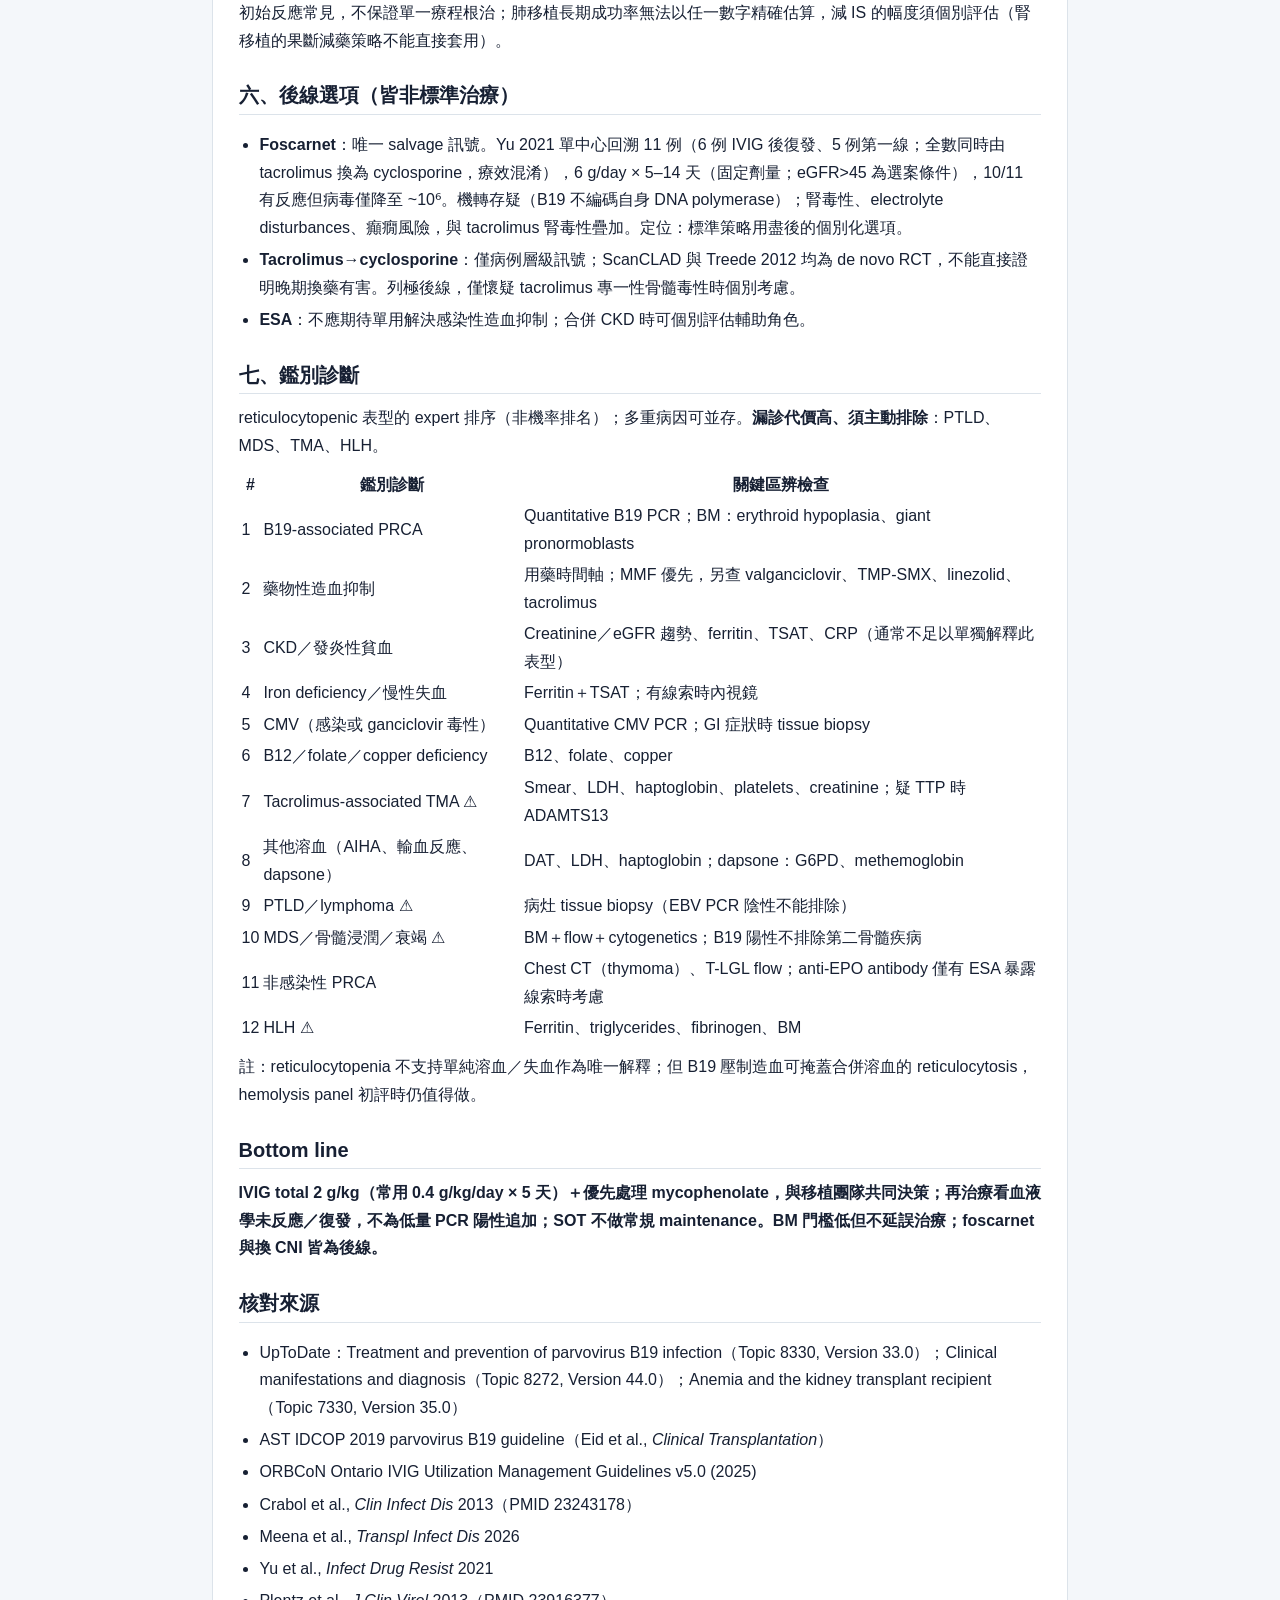
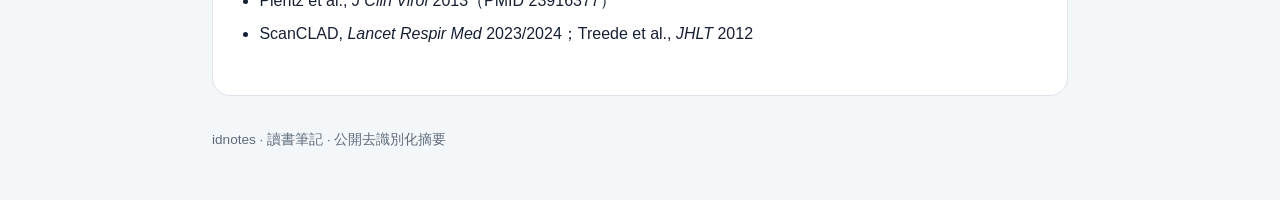
<file: notes/lung-tx-parvovirus-b19.html>
<!DOCTYPE html>
<html lang="zh-Hant">
<head>
<meta charset="utf-8"/>
<meta name="viewport" content="width=device-width, initial-scale=1"/>
<title>肺移植 parvovirus B19 持續感染與 pure red cell aplasia（PRCA）｜idnotes</title>
<link rel="stylesheet" href="../assets/site.css">
</head>
<body>
<div class="wrap">
<header class="site"><a href="../index.html">← idnotes</a></header>
<article>
<h1>肺移植 parvovirus B19 持續感染與 pure red cell aplasia（PRCA）</h1>
<p class="meta">初版日期：2026-09-29</p>
<p class="meta">更新日期：2026-09-30（文字修訂）</p>

<p>來源：UpToDate（B19 治療／診斷／移植後貧血三專題）；對照 AST IDCOP 2019、Ontario IVIG utilization guidance v5.0、Crabol 2013、Meena 2026、Yu 2021。</p>

<h2>一、核心判斷</h2>

<p><strong>持續 B19 DNAemia＋嚴重輸血依賴性貧血＋顯著 reticulocytopenia＝presumptive B19-associated PRCA（pure red cell aplasia），先治再說；但低量 DNAemia 本身不證明因果。</strong></p>

<p>貧血發生時病毒量通常很高；極低量 DNA 或免疫低下者的持續 viremia 未必有臨床意義（UpToDate）。因果判斷看表型＋活動性證據，高病毒量增加可信度。</p>

<h2>二、治療：IVIG＋降免疫抑制</h2>

<ul>
<li><strong>IVIG total 2 g/kg</strong>：UpToDate 與 AST 建議 SOT 以 400 mg/kg/day 連續 5 天；Ontario 寫 up to 2 g/kg 分 2–5 天。方向一致，5 天分次為常用做法。（Grade 2C，弱建議；無針對 SOT B19-PRCA 劑量分次的高品質比較試驗）</li>
<li><strong>可行時降低免疫抑制</strong>：優先處理 <strong>mycophenolate</strong>（減量或暫停）；不全面停 tacrolimus＋prednisone；與 transplant pulmonology 共同決策，排斥風險與感染控制並列目標。</li>
<li><strong>再治療看血液學，不看 PCR 數字</strong>：未反應或復發（貧血持續／復發、reticulocyte 不回升或再降、輸血需求）± DNA 重新出現或上升→可再給療程；血液學已恢復、僅低量 PCR 陽性→觀察。UpToDate 原文是描述性（此類情況通常對再治療有反應），不是「virus persists 就該治」。</li>
<li><strong>SOT 不做常規排程 maintenance IVIG</strong>：Ontario v5.0 明確反對以 IG 預防 B19 復發；UpToDate 的 maintenance 建議僅見於 HIV 低 CD4（&lt;100）。多次客觀復發且無法安全減 IS 者，排程給藥只是極低證據的個別化例外，須預設停藥條件。</li>
</ul>

<h2>三、監測與安全</h2>

<ul>
<li><strong>監測</strong>：absolute reticulocyte count＋Hb／輸血需求為主；同實驗室、同檢體、同單位 serial quantitative PCR 為輔；首次 IVIG 前留 total IgG 基準（無經驗證的 B19 專用 trough 目標）。</li>
<li><strong>IVIG 安全</strong>：Crabol 彙總 133 例中 18 例不良事件、含 9 例 AKI；另有 thrombosis 風險。用 sucrose-free 製劑、輸注前確認 IgA、監測體重／I-O／creatinine／呼吸狀態。AST 論述每日 ≥1 g/kg 似乎毒性較高。</li>
<li><strong>感控</strong>：standard＋droplet precautions（AST）。</li>
<li><strong>輸血再暴露</strong>：B19 無外套膜，細胞成分血品一般不常規篩 DNA；2024 年起多國盛行率上升。輸血依賴者應與血庫確認篩檢政策。</li>
</ul>

<h2>四、Bone marrow：門檻低，但不延誤治療</h2>

<p>PCR 陽性時診斷 B19 不需要 BM；但本情境（移植後 6 年晚期發病＋輸血依賴）BM 門檻應低——目的不是確立 B19，而是<strong>評估 PRCA 與共存骨髓病變</strong>（MDS、marrow infiltration、HLH、骨髓感染如 TB／NTM／T. marneffei，一次 BM 可兼顧）。陰性 BM 不能排除骨髓外 PTLD（確診仍靠病灶 tissue biopsy）。</p>

<h2>五、預期病程</h2>

<table>
<tr><th>族群</th><th>初始反應</th><th>復發</th></tr>
<tr><td><strong>Crabol 2013</strong>（自身 10 例＋文獻 123 例彙整；僅 63 例 SOT）</td><td>124/133（93%）首療程 Hb 矯正</td><td>42/124 反應者（33.9%）平均 4.3 個月復發</td></tr>
<tr><td><strong>Meena 2026</strong>（135 例腎移植回溯世代；100% 減 IS、61.5% 停 MMF）</td><td>97% hematologic recovery，中位 20 天</td><td>4.4%（中位追蹤 18 個月）；同期 graft loss 7.4%（多為 ABMR，僅關聯、非因果）</td></tr>
</table>

<p>初始反應常見，不保證單一療程根治；肺移植長期成功率無法以任一數字精確估算，減 IS 的幅度須個別評估（腎移植的果斷減藥策略不能直接套用）。</p>

<h2>六、後線選項（皆非標準治療）</h2>

<ul>
<li><strong>Foscarnet</strong>：唯一 salvage 訊號。Yu 2021 單中心回溯 11 例（6 例 IVIG 後復發、5 例第一線；全數同時由 tacrolimus 換為 cyclosporine，療效混淆），6 g/day × 5–14 天（固定劑量；eGFR&gt;45 為選案條件），10/11 有反應但病毒僅降至 ~10⁶。機轉存疑（B19 不編碼自身 DNA polymerase）；腎毒性、electrolyte disturbances、癲癇風險，與 tacrolimus 腎毒性疊加。定位：標準策略用盡後的個別化選項。</li>
<li><strong>Tacrolimus→cyclosporine</strong>：僅病例層級訊號；ScanCLAD 與 Treede 2012 均為 de novo RCT，不能直接證明晚期換藥有害。列極後線，僅懷疑 tacrolimus 專一性骨髓毒性時個別考慮。</li>
<li><strong>ESA</strong>：不應期待單用解決感染性造血抑制；合併 CKD 時可個別評估輔助角色。</li>
</ul>

<h2>七、鑑別診斷</h2>

<p>reticulocytopenic 表型的 expert 排序（非機率排名）；多重病因可並存。<strong>漏診代價高、須主動排除</strong>：PTLD、MDS、TMA、HLH。</p>

<table>
<tr><th>#</th><th>鑑別診斷</th><th>關鍵區辨檢查</th></tr>
<tr><td>1</td><td>B19-associated PRCA</td><td>Quantitative B19 PCR；BM：erythroid hypoplasia、giant pronormoblasts</td></tr>
<tr><td>2</td><td>藥物性造血抑制</td><td>用藥時間軸；MMF 優先，另查 valganciclovir、TMP-SMX、linezolid、tacrolimus</td></tr>
<tr><td>3</td><td>CKD／發炎性貧血</td><td>Creatinine／eGFR 趨勢、ferritin、TSAT、CRP（通常不足以單獨解釋此表型）</td></tr>
<tr><td>4</td><td>Iron deficiency／慢性失血</td><td>Ferritin＋TSAT；有線索時內視鏡</td></tr>
<tr><td>5</td><td>CMV（感染或 ganciclovir 毒性）</td><td>Quantitative CMV PCR；GI 症狀時 tissue biopsy</td></tr>
<tr><td>6</td><td>B12／folate／copper deficiency</td><td>B12、folate、copper</td></tr>
<tr><td>7</td><td>Tacrolimus-associated TMA ⚠</td><td>Smear、LDH、haptoglobin、platelets、creatinine；疑 TTP 時 ADAMTS13</td></tr>
<tr><td>8</td><td>其他溶血（AIHA、輸血反應、dapsone）</td><td>DAT、LDH、haptoglobin；dapsone：G6PD、methemoglobin</td></tr>
<tr><td>9</td><td>PTLD／lymphoma ⚠</td><td>病灶 tissue biopsy（EBV PCR 陰性不能排除）</td></tr>
<tr><td>10</td><td>MDS／骨髓浸潤／衰竭 ⚠</td><td>BM＋flow＋cytogenetics；B19 陽性不排除第二骨髓疾病</td></tr>
<tr><td>11</td><td>非感染性 PRCA</td><td>Chest CT（thymoma）、T-LGL flow；anti-EPO antibody 僅有 ESA 暴露線索時考慮</td></tr>
<tr><td>12</td><td>HLH ⚠</td><td>Ferritin、triglycerides、fibrinogen、BM</td></tr>
</table>

<p>註：reticulocytopenia 不支持單純溶血／失血作為唯一解釋；但 B19 壓制造血可掩蓋合併溶血的 reticulocytosis，hemolysis panel 初評時仍值得做。</p>

<h2>Bottom line</h2>

<p><strong>IVIG total 2 g/kg（常用 0.4 g/kg/day × 5 天）＋優先處理 mycophenolate，與移植團隊共同決策；再治療看血液學未反應／復發，不為低量 PCR 陽性追加；SOT 不做常規 maintenance。BM 門檻低但不延誤治療；foscarnet 與換 CNI 皆為後線。</strong></p>

<h2>核對來源</h2>

<ul>
<li>UpToDate：Treatment and prevention of parvovirus B19 infection（Topic 8330, Version 33.0）；Clinical manifestations and diagnosis（Topic 8272, Version 44.0）；Anemia and the kidney transplant recipient（Topic 7330, Version 35.0）</li>
<li>AST IDCOP 2019 parvovirus B19 guideline（Eid et al., <em>Clinical Transplantation</em>）</li>
<li>ORBCoN Ontario IVIG Utilization Management Guidelines v5.0 (2025)</li>
<li>Crabol et al., <em>Clin Infect Dis</em> 2013（PMID 23243178）</li>
<li>Meena et al., <em>Transpl Infect Dis</em> 2026</li>
<li>Yu et al., <em>Infect Drug Resist</em> 2021</li>
<li>Plentz et al., <em>J Clin Virol</em> 2013（PMID 23916377）</li>
<li>ScanCLAD, <em>Lancet Respir Med</em> 2023/2024；Treede et al., <em>JHLT</em> 2012</li>
</ul>
</article>
<footer>idnotes · 讀書筆記 · 公開去識別化摘要</footer>
</div>
</body>
</html>
</file>
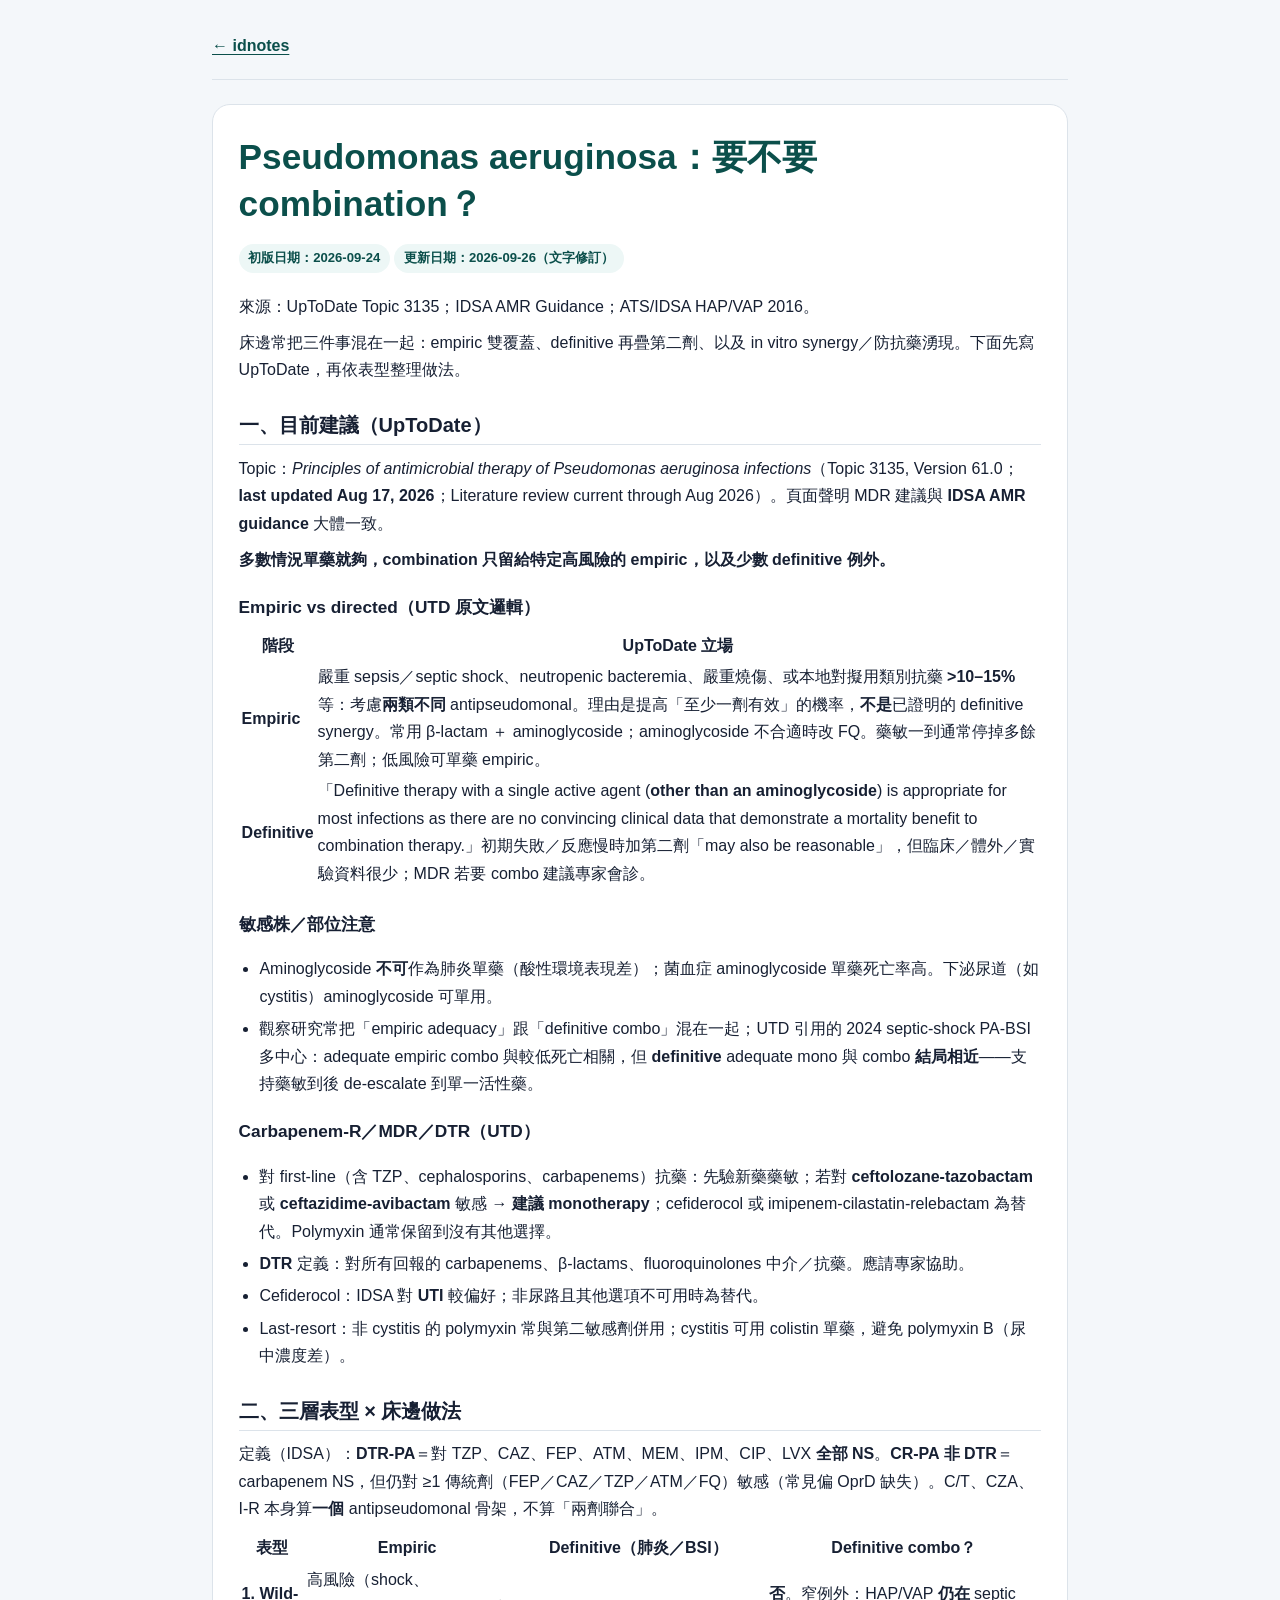
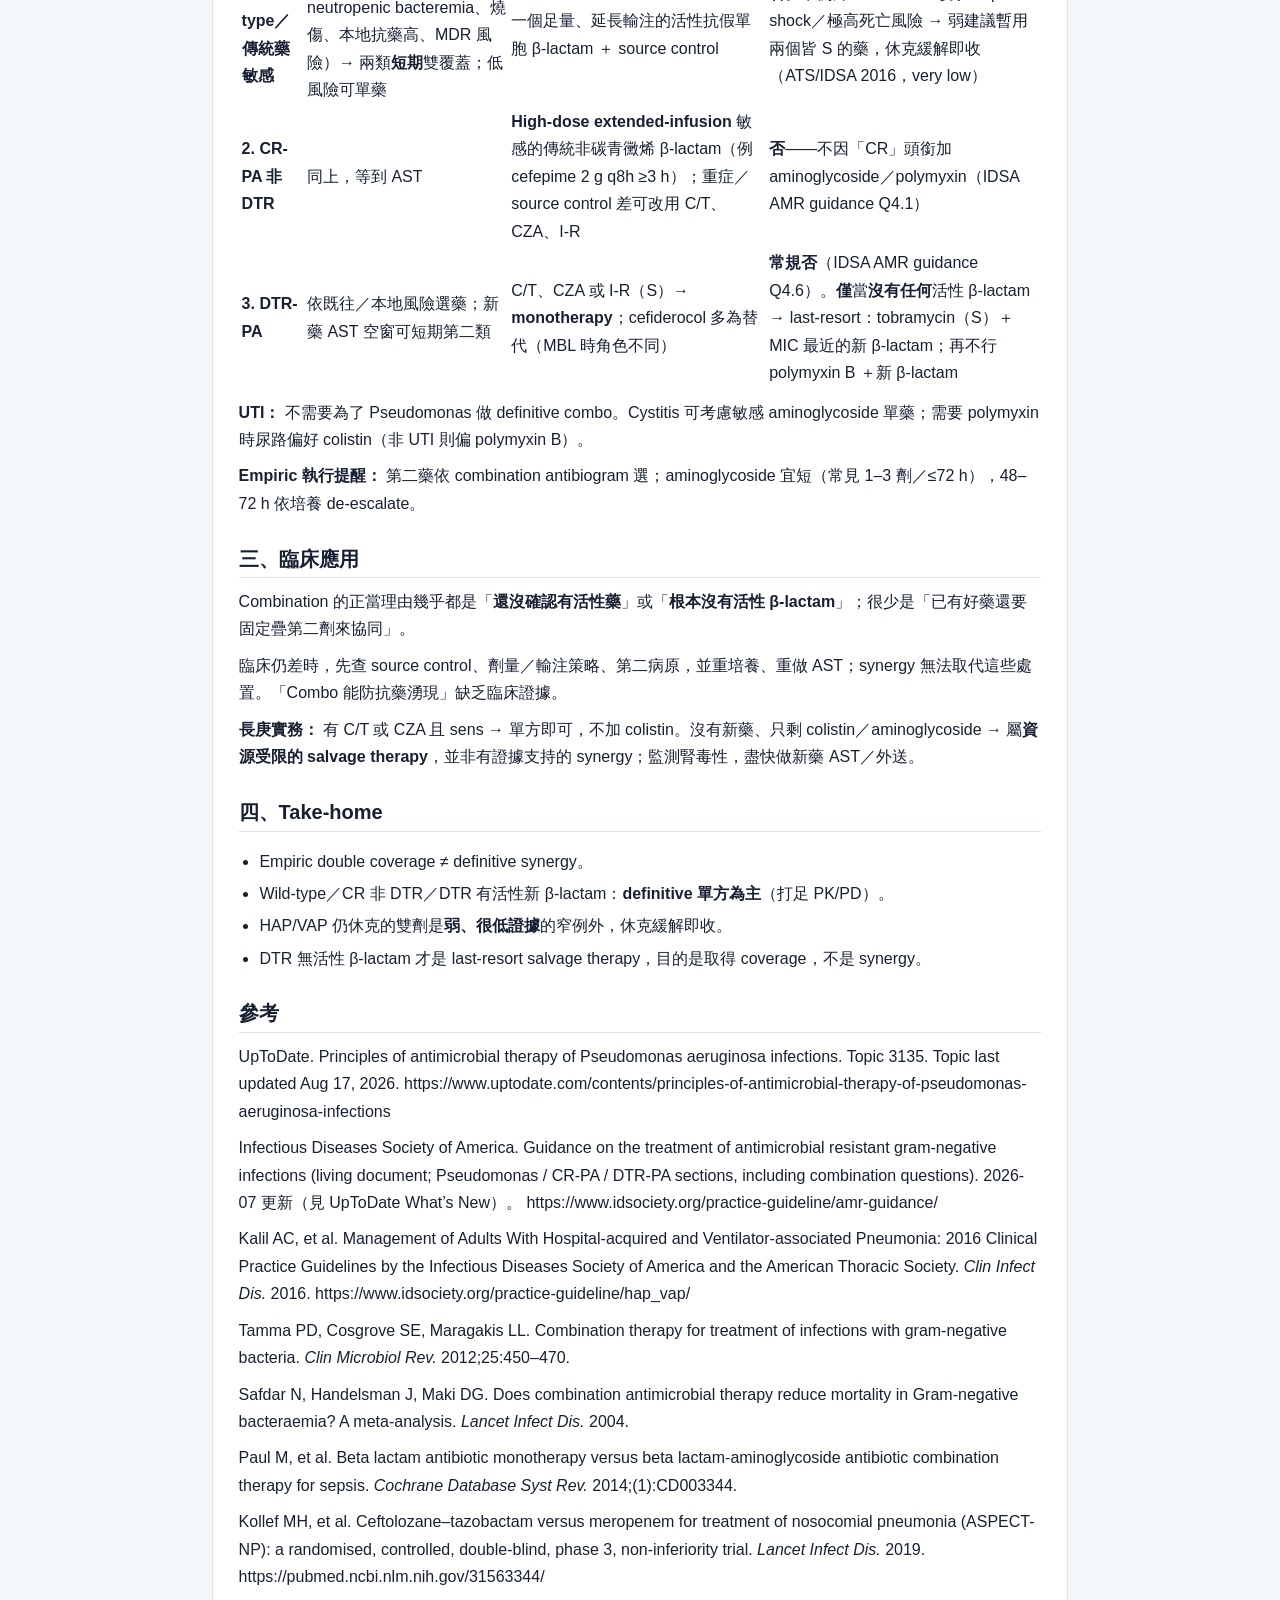
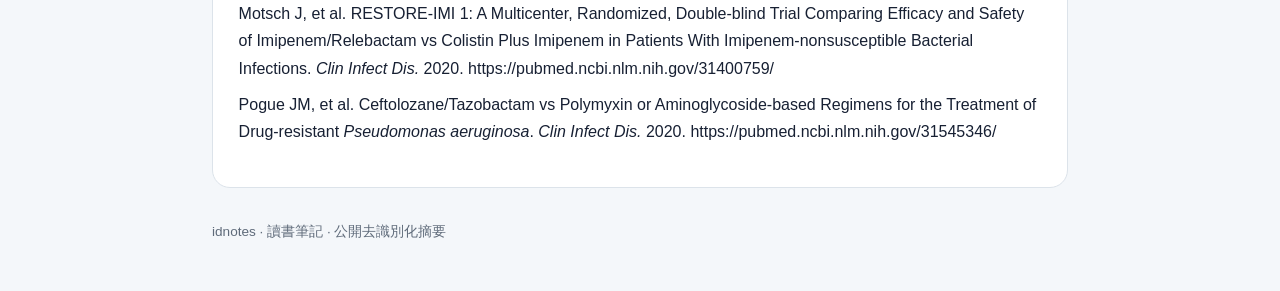
<file: notes/pa-combination-therapy.html>
<!DOCTYPE html>
<html lang="zh-Hant">
<head>
<meta charset="utf-8"/>
<meta name="viewport" content="width=device-width, initial-scale=1"/>
<title>Pseudomonas aeruginosa：要不要 combination？｜idnotes</title>
<link rel="stylesheet" href="../assets/site.css">
</head>
<body>
<div class="wrap">
<header class="site"><a href="../index.html">← idnotes</a></header>
<article>
<h1>Pseudomonas aeruginosa：要不要 combination？</h1>
<p class="meta">初版日期：2026-09-24</p>
<p class="meta">更新日期：2026-09-26（文字修訂）</p>
<p>來源：UpToDate Topic 3135；IDSA AMR Guidance；ATS/IDSA HAP/VAP 2016。</p>
<p>床邊常把三件事混在一起：empiric 雙覆蓋、definitive 再疊第二劑、以及 in vitro synergy／防抗藥湧現。下面先寫 UpToDate，再依表型整理做法。</p>

<h2>一、目前建議（UpToDate）</h2>
<p>Topic：<em>Principles of antimicrobial therapy of Pseudomonas aeruginosa infections</em>（Topic 3135, Version 61.0；<strong>last updated Aug 17, 2026</strong>；Literature review current through Aug 2026）。頁面聲明 MDR 建議與 <strong>IDSA AMR guidance</strong> 大體一致。</p>
<p><strong>多數情況單藥就夠，combination 只留給特定高風險的 empiric，以及少數 definitive 例外。</strong></p>

<h3>Empiric vs directed（UTD 原文邏輯）</h3>
<table>
<tr><th>階段</th><th>UpToDate 立場</th></tr>
<tr><td><strong>Empiric</strong></td><td>嚴重 sepsis／septic shock、neutropenic bacteremia、嚴重燒傷、或本地對擬用類別抗藥 <strong>&gt;10–15%</strong> 等：考慮<strong>兩類不同</strong> antipseudomonal。理由是提高「至少一劑有效」的機率，<strong>不是</strong>已證明的 definitive synergy。常用 β-lactam ＋ aminoglycoside；aminoglycoside 不合適時改 FQ。藥敏一到通常停掉多餘第二劑；低風險可單藥 empiric。</td></tr>
<tr><td><strong>Definitive</strong></td><td>「Definitive therapy with a single active agent (<strong>other than an aminoglycoside</strong>) is appropriate for most infections as there are no convincing clinical data that demonstrate a mortality benefit to combination therapy.」初期失敗／反應慢時加第二劑「may also be reasonable」，但臨床／體外／實驗資料很少；MDR 若要 combo 建議專家會診。</td></tr>
</table>

<h3>敏感株／部位注意</h3>
<ul>
<li>Aminoglycoside <strong>不可</strong>作為肺炎單藥（酸性環境表現差）；菌血症 aminoglycoside 單藥死亡率高。下泌尿道（如 cystitis）aminoglycoside 可單用。</li>
<li>觀察研究常把「empiric adequacy」跟「definitive combo」混在一起；UTD 引用的 2024 septic-shock PA-BSI 多中心：adequate empiric combo 與較低死亡相關，但 <strong>definitive</strong> adequate mono 與 combo <strong>結局相近</strong>——支持藥敏到後 de-escalate 到單一活性藥。</li>
</ul>

<h3>Carbapenem-R／MDR／DTR（UTD）</h3>
<ul>
<li>對 first-line（含 TZP、cephalosporins、carbapenems）抗藥：先驗新藥藥敏；若對 <strong>ceftolozane-tazobactam</strong> 或 <strong>ceftazidime-avibactam</strong> 敏感 → <strong>建議 monotherapy</strong>；cefiderocol 或 imipenem-cilastatin-relebactam 為替代。Polymyxin 通常保留到沒有其他選擇。</li>
<li><strong>DTR</strong> 定義：對所有回報的 carbapenems、β-lactams、fluoroquinolones 中介／抗藥。應請專家協助。</li>
<li>Cefiderocol：IDSA 對 <strong>UTI</strong> 較偏好；非尿路且其他選項不可用時為替代。</li>
<li>Last-resort：非 cystitis 的 polymyxin 常與第二敏感劑併用；cystitis 可用 colistin 單藥，避免 polymyxin B（尿中濃度差）。</li>
</ul>

<h2>二、三層表型 × 床邊做法</h2>
<p>定義（IDSA）：<strong>DTR-PA</strong>＝對 TZP、CAZ、FEP、ATM、MEM、IPM、CIP、LVX <strong>全部 NS</strong>。<strong>CR-PA 非 DTR</strong>＝carbapenem NS，但仍對 ≥1 傳統劑（FEP／CAZ／TZP／ATM／FQ）敏感（常見偏 OprD 缺失）。C/T、CZA、I-R 本身算<strong>一個</strong> antipseudomonal 骨架，不算「兩劑聯合」。</p>
<table>
<tr><th>表型</th><th>Empiric</th><th>Definitive（肺炎／BSI）</th><th>Definitive combo？</th></tr>
<tr><td><strong>1. Wild-type／傳統藥敏感</strong></td><td>高風險（shock、neutropenic bacteremia、燒傷、本地抗藥高、MDR 風險）→ 兩類<strong>短期</strong>雙覆蓋；低風險可單藥</td><td>一個足量、延長輸注的活性抗假單胞 β-lactam ＋ source control</td><td><strong>否</strong>。窄例外：HAP/VAP <strong>仍在</strong> septic shock／極高死亡風險 → 弱建議暫用兩個皆 S 的藥，休克緩解即收（ATS/IDSA 2016，very low）</td></tr>
<tr><td><strong>2. CR-PA 非 DTR</strong></td><td>同上，等到 AST</td><td><strong>High-dose extended-infusion</strong> 敏感的傳統非碳青黴烯 β-lactam（例 cefepime 2 g q8h ≥3 h）；重症／source control 差可改用 C/T、CZA、I-R</td><td><strong>否</strong>——不因「CR」頭銜加 aminoglycoside／polymyxin（IDSA AMR guidance Q4.1）</td></tr>
<tr><td><strong>3. DTR-PA</strong></td><td>依既往／本地風險選藥；新藥 AST 空窗可短期第二類</td><td>C/T、CZA 或 I-R（S）→ <strong>monotherapy</strong>；cefiderocol 多為替代（MBL 時角色不同）</td><td><strong>常規否</strong>（IDSA AMR guidance Q4.6）。<strong>僅</strong>當<strong>沒有任何</strong>活性 β-lactam → last-resort：tobramycin（S）＋ MIC 最近的新 β-lactam；再不行 polymyxin B ＋新 β-lactam</td></tr>
</table>
<p><strong>UTI：</strong> 不需要為了 Pseudomonas 做 definitive combo。Cystitis 可考慮敏感 aminoglycoside 單藥；需要 polymyxin 時尿路偏好 colistin（非 UTI 則偏 polymyxin B）。</p>
<p><strong>Empiric 執行提醒：</strong> 第二藥依 combination antibiogram 選；aminoglycoside 宜短（常見 1–3 劑／≤72 h），48–72 h 依培養 de-escalate。</p>

<h2>三、臨床應用</h2>
<p>Combination 的正當理由幾乎都是「<strong>還沒確認有活性藥</strong>」或「<strong>根本沒有活性 β-lactam</strong>」；很少是「已有好藥還要固定疊第二劑來協同」。</p>
<p>臨床仍差時，先查 source control、劑量／輸注策略、第二病原，並重培養、重做 AST；synergy 無法取代這些處置。「Combo 能防抗藥湧現」缺乏臨床證據。</p>
<p><strong>長庚實務：</strong> 有 C/T 或 CZA 且 sens → 單方即可，不加 colistin。沒有新藥、只剩 colistin／aminoglycoside → 屬<strong>資源受限的 salvage therapy</strong>，並非有證據支持的 synergy；監測腎毒性，盡快做新藥 AST／外送。</p>

<h2>四、Take-home</h2>
<ul>
<li>Empiric double coverage ≠ definitive synergy。</li>
<li>Wild-type／CR 非 DTR／DTR 有活性新 β-lactam：<strong>definitive 單方為主</strong>（打足 PK/PD）。</li>
<li>HAP/VAP 仍休克的雙劑是<strong>弱、很低證據</strong>的窄例外，休克緩解即收。</li>
<li>DTR 無活性 β-lactam 才是 last-resort salvage therapy，目的是取得 coverage，不是 synergy。</li>
</ul>

<h2>參考</h2>
<p>UpToDate. Principles of antimicrobial therapy of Pseudomonas aeruginosa infections. Topic 3135. Topic last updated Aug 17, 2026. https://www.uptodate.com/contents/principles-of-antimicrobial-therapy-of-pseudomonas-aeruginosa-infections</p>
<p>Infectious Diseases Society of America. Guidance on the treatment of antimicrobial resistant gram-negative infections (living document; Pseudomonas / CR-PA / DTR-PA sections, including combination questions). 2026-07 更新（見 UpToDate What’s New）。 https://www.idsociety.org/practice-guideline/amr-guidance/</p>
<p>Kalil AC, et al. Management of Adults With Hospital-acquired and Ventilator-associated Pneumonia: 2016 Clinical Practice Guidelines by the Infectious Diseases Society of America and the American Thoracic Society. <em>Clin Infect Dis.</em> 2016. https://www.idsociety.org/practice-guideline/hap_vap/</p>
<p>Tamma PD, Cosgrove SE, Maragakis LL. Combination therapy for treatment of infections with gram-negative bacteria. <em>Clin Microbiol Rev.</em> 2012;25:450–470.</p>
<p>Safdar N, Handelsman J, Maki DG. Does combination antimicrobial therapy reduce mortality in Gram-negative bacteraemia? A meta-analysis. <em>Lancet Infect Dis.</em> 2004.</p>
<p>Paul M, et al. Beta lactam antibiotic monotherapy versus beta lactam-aminoglycoside antibiotic combination therapy for sepsis. <em>Cochrane Database Syst Rev.</em> 2014;(1):CD003344.</p>
<p>Kollef MH, et al. Ceftolozane–tazobactam versus meropenem for treatment of nosocomial pneumonia (ASPECT-NP): a randomised, controlled, double-blind, phase 3, non-inferiority trial. <em>Lancet Infect Dis.</em> 2019. https://pubmed.ncbi.nlm.nih.gov/31563344/</p>
<p>Motsch J, et al. RESTORE-IMI 1: A Multicenter, Randomized, Double-blind Trial Comparing Efficacy and Safety of Imipenem/Relebactam vs Colistin Plus Imipenem in Patients With Imipenem-nonsusceptible Bacterial Infections. <em>Clin Infect Dis.</em> 2020. https://pubmed.ncbi.nlm.nih.gov/31400759/</p>
<p>Pogue JM, et al. Ceftolozane/Tazobactam vs Polymyxin or Aminoglycoside-based Regimens for the Treatment of Drug-resistant <em>Pseudomonas aeruginosa</em>. <em>Clin Infect Dis.</em> 2020. https://pubmed.ncbi.nlm.nih.gov/31545346/</p>
</article>
<footer>idnotes · 讀書筆記 · 公開去識別化摘要</footer>
</div>
</body>
</html>
</file>
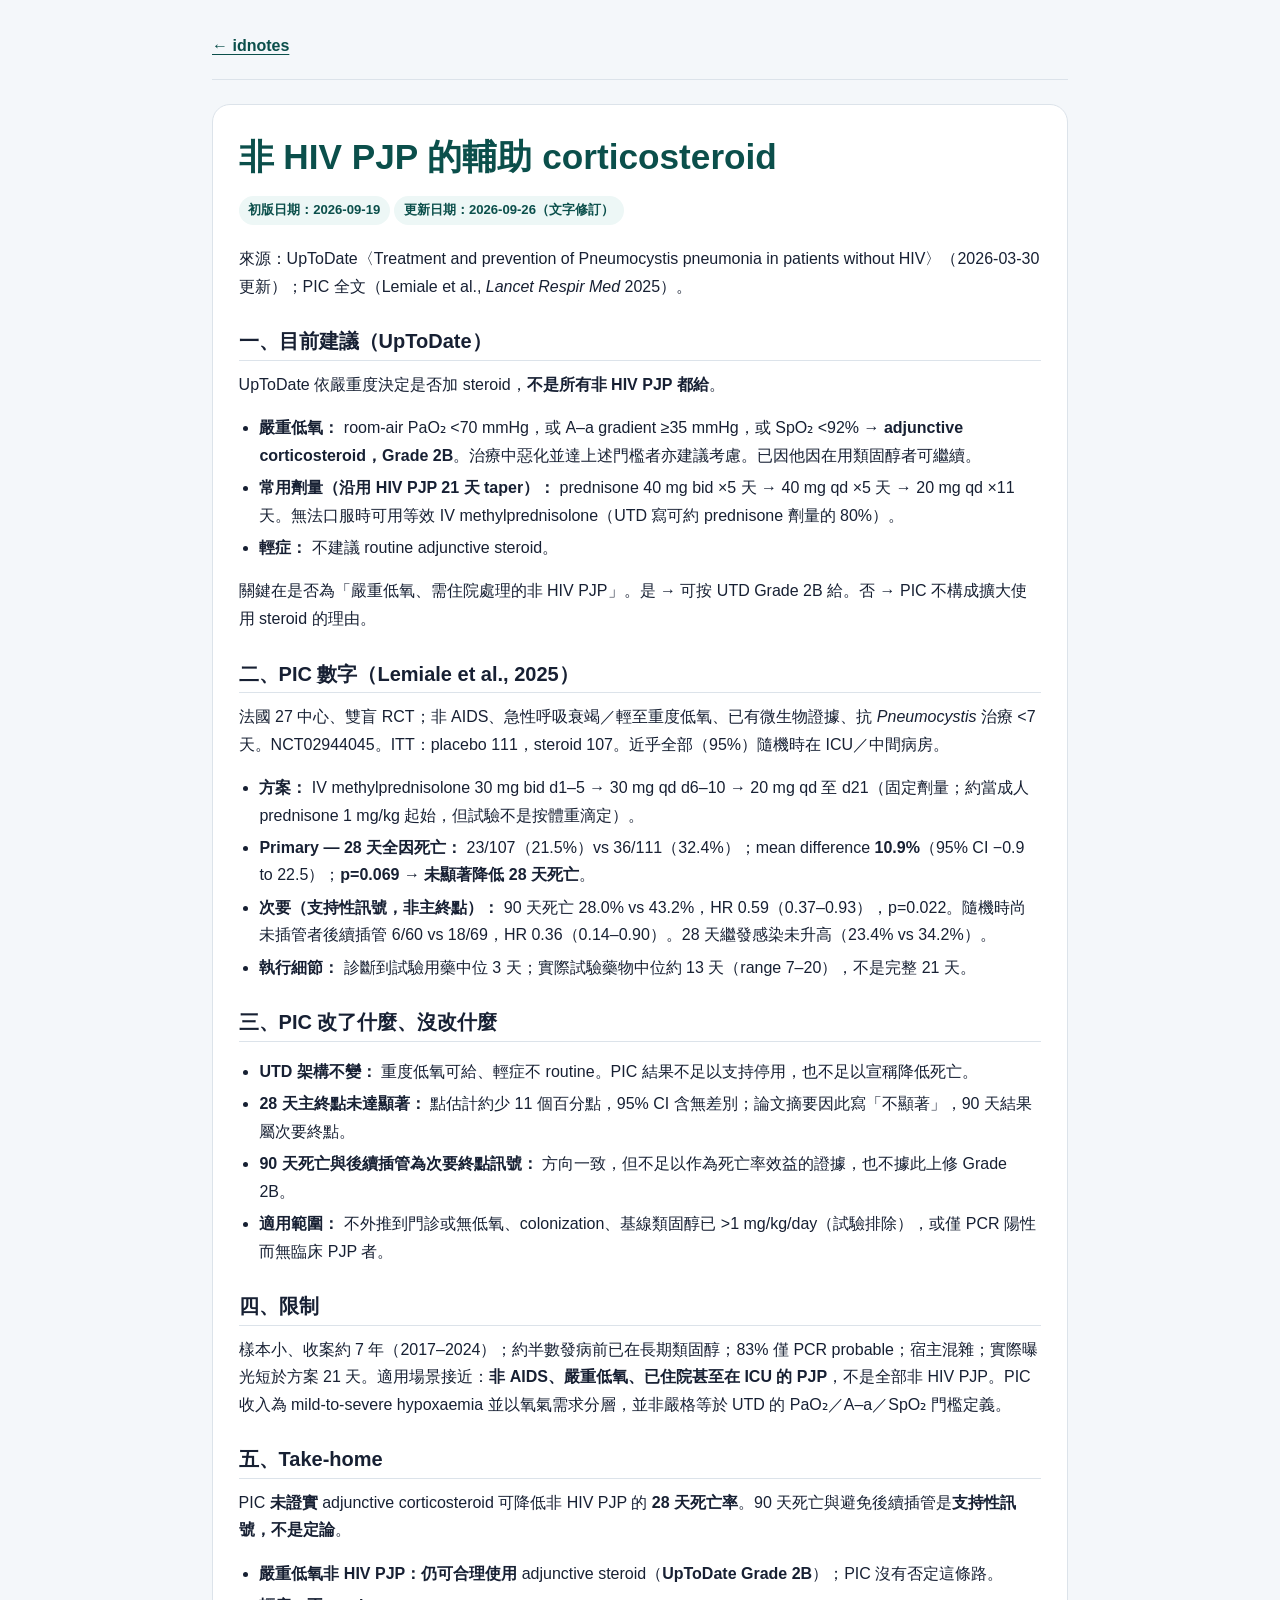
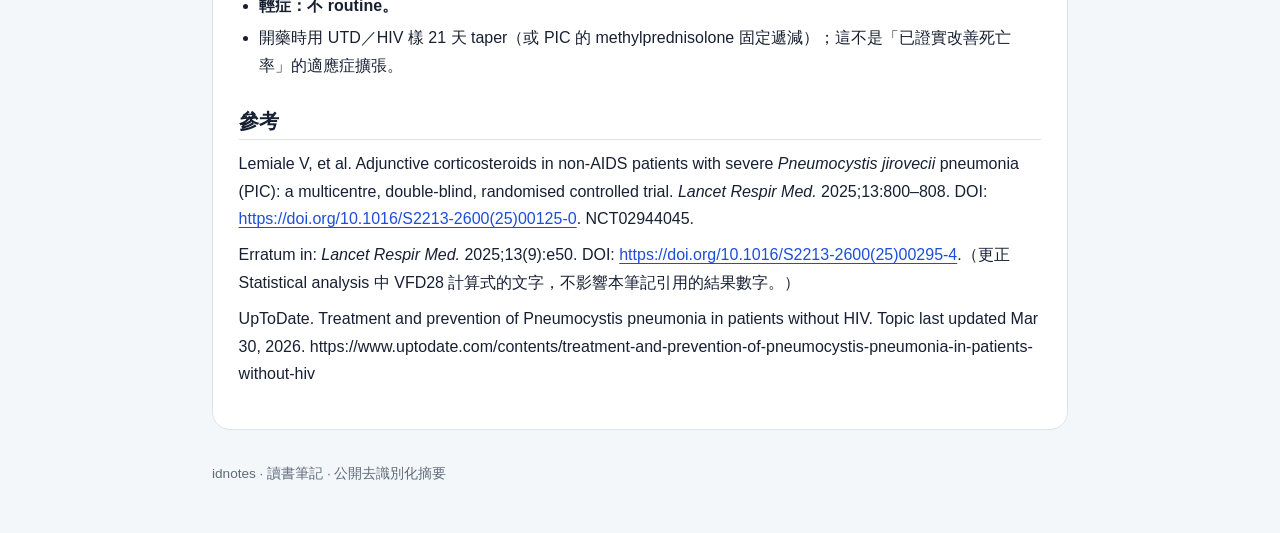
<file: notes/pic-nonhiv-pjp-steroid.html>
<!DOCTYPE html>
<html lang="zh-Hant">
<head>
<meta charset="utf-8"/>
<meta name="viewport" content="width=device-width, initial-scale=1"/>
<title>非 HIV PJP 的輔助 corticosteroid｜idnotes</title>
<link rel="stylesheet" href="../assets/site.css">
</head>
<body>
<div class="wrap">
<header class="site"><a href="../index.html">← idnotes</a></header>
<article>
<h1>非 HIV PJP 的輔助 corticosteroid</h1>
<p class="meta">初版日期：2026-09-19</p>
<p class="meta">更新日期：2026-09-26（文字修訂）</p>
<p>來源：UpToDate〈Treatment and prevention of Pneumocystis pneumonia in patients without HIV〉（2026-03-30 更新）；PIC 全文（Lemiale et al., <em>Lancet Respir Med</em> 2025）。</p>
<h2>一、目前建議（UpToDate）</h2>
<p>UpToDate 依嚴重度決定是否加 steroid，<strong>不是所有非 HIV PJP 都給</strong>。</p>
<ul>
<li><strong>嚴重低氧：</strong> room-air PaO₂ &lt;70 mmHg，或 A–a gradient ≥35 mmHg，或 SpO₂ &lt;92% → <strong>adjunctive corticosteroid，Grade 2B</strong>。治療中惡化並達上述門檻者亦建議考慮。已因他因在用類固醇者可繼續。</li>
<li><strong>常用劑量（沿用 HIV PJP 21 天 taper）：</strong> prednisone 40 mg bid ×5 天 → 40 mg qd ×5 天 → 20 mg qd ×11 天。無法口服時可用等效 IV methylprednisolone（UTD 寫可約 prednisone 劑量的 80%）。</li>
<li><strong>輕症：</strong> 不建議 routine adjunctive steroid。</li>
</ul>
<p>關鍵在是否為「嚴重低氧、需住院處理的非 HIV PJP」。是 → 可按 UTD Grade 2B 給。否 → PIC 不構成擴大使用 steroid 的理由。</p>
<h2>二、PIC 數字（Lemiale et al., 2025）</h2>
<p>法國 27 中心、雙盲 RCT；非 AIDS、急性呼吸衰竭／輕至重度低氧、已有微生物證據、抗 <em>Pneumocystis</em> 治療 &lt;7 天。NCT02944045。ITT：placebo 111，steroid 107。近乎全部（95%）隨機時在 ICU／中間病房。</p>
<ul>
<li><strong>方案：</strong> IV methylprednisolone 30 mg bid d1–5 → 30 mg qd d6–10 → 20 mg qd 至 d21（固定劑量；約當成人 prednisone 1 mg/kg 起始，但試驗不是按體重滴定）。</li>
<li><strong>Primary — 28 天全因死亡：</strong> 23/107（21.5%）vs 36/111（32.4%）；mean difference <strong>10.9%</strong>（95% CI −0.9 to 22.5）；<strong>p=0.069 → 未顯著降低 28 天死亡</strong>。</li>
<li><strong>次要（支持性訊號，非主終點）：</strong> 90 天死亡 28.0% vs 43.2%，HR 0.59（0.37–0.93），p=0.022。隨機時尚未插管者後續插管 6/60 vs 18/69，HR 0.36（0.14–0.90）。28 天繼發感染未升高（23.4% vs 34.2%）。</li>
<li><strong>執行細節：</strong> 診斷到試驗用藥中位 3 天；實際試驗藥物中位約 13 天（range 7–20），不是完整 21 天。</li>
</ul>
<h2>三、PIC 改了什麼、沒改什麼</h2>
<ul>
<li><strong>UTD 架構不變：</strong> 重度低氧可給、輕症不 routine。PIC 結果不足以支持停用，也不足以宣稱降低死亡。</li>
<li><strong>28 天主終點未達顯著：</strong> 點估計約少 11 個百分點，95% CI 含無差別；論文摘要因此寫「不顯著」，90 天結果屬次要終點。</li>
<li><strong>90 天死亡與後續插管為次要終點訊號：</strong> 方向一致，但不足以作為死亡率效益的證據，也不據此上修 Grade 2B。</li>
<li><strong>適用範圍：</strong> 不外推到門診或無低氧、colonization、基線類固醇已 &gt;1 mg/kg/day（試驗排除），或僅 PCR 陽性而無臨床 PJP 者。</li>
</ul>
<h2>四、限制</h2>
<p>樣本小、收案約 7 年（2017–2024）；約半數發病前已在長期類固醇；83% 僅 PCR probable；宿主混雜；實際曝光短於方案 21 天。適用場景接近：<strong>非 AIDS、嚴重低氧、已住院甚至在 ICU 的 PJP</strong>，不是全部非 HIV PJP。PIC 收入為 mild-to-severe hypoxaemia 並以氧氣需求分層，並非嚴格等於 UTD 的 PaO₂／A–a／SpO₂ 門檻定義。</p>
<h2>五、Take-home</h2>
<p>PIC <strong>未證實</strong> adjunctive corticosteroid 可降低非 HIV PJP 的 <strong>28 天死亡率</strong>。90 天死亡與避免後續插管是<strong>支持性訊號，不是定論</strong>。</p>
<ul>
<li><strong>嚴重低氧非 HIV PJP：仍可合理使用</strong> adjunctive steroid（<strong>UpToDate Grade 2B</strong>）；PIC 沒有否定這條路。</li>
<li><strong>輕症：不 routine。</strong></li>
<li>開藥時用 UTD／HIV 樣 21 天 taper（或 PIC 的 methylprednisolone 固定遞減）；這不是「已證實改善死亡率」的適應症擴張。</li>
</ul>
<h2>參考</h2>
<p>Lemiale V, et al. Adjunctive corticosteroids in non-AIDS patients with severe <em>Pneumocystis jirovecii</em> pneumonia (PIC): a multicentre, double-blind, randomised controlled trial. <em>Lancet Respir Med.</em> 2025;13:800–808. DOI: <a href="https://doi.org/10.1016/S2213-2600(25)00125-0">https://doi.org/10.1016/S2213-2600(25)00125-0</a>. NCT02944045.</p>
<p>Erratum in: <em>Lancet Respir Med.</em> 2025;13(9):e50. DOI: <a href="https://doi.org/10.1016/S2213-2600(25)00295-4">https://doi.org/10.1016/S2213-2600(25)00295-4</a>.（更正 Statistical analysis 中 VFD28 計算式的文字，不影響本筆記引用的結果數字。）</p>
<p>UpToDate. Treatment and prevention of Pneumocystis pneumonia in patients without HIV. Topic last updated Mar 30, 2026. https://www.uptodate.com/contents/treatment-and-prevention-of-pneumocystis-pneumonia-in-patients-without-hiv</p>
</article>
<footer>idnotes · 讀書筆記 · 公開去識別化摘要</footer>
</div>
</body>
</html>
</file>
<file: assets/site.css>
:root{color-scheme:light;--ink:#172033;--muted:#5f6b7a;--line:#dce3ea;--soft:#f4f7fa;--soft-2:#edf7f6;--paper:#fff;--brand:#0f766e;--brand-dark:#0b4f4b;--brand-2:#1d4ed8}
*{box-sizing:border-box} [hidden]{display:none!important}
body{margin:0;font-family:"Noto Sans TC","PingFang TC","Microsoft JhengHei","Segoe UI",sans-serif;line-height:1.72;color:var(--ink);background:var(--soft)}
a{color:var(--brand-2);text-underline-offset:.2em} a:hover{text-decoration-thickness:2px}
.wrap{max-width:56rem;margin:auto;padding:2rem 1.25rem 3rem}
header.site{margin-bottom:1.5rem;padding-bottom:1.2rem;border-bottom:1px solid var(--line)}
header.site a{color:var(--brand-dark);font-weight:700}
h1{font-size:clamp(1.65rem,4vw,2.2rem);line-height:1.35;margin:.25rem 0 .65rem;color:var(--brand-dark)}
h2{font-size:1.25rem;line-height:1.4;margin:1.7rem 0 .6rem;padding-bottom:.3rem;border-bottom:1px solid var(--line)}
h3{font-size:1.08rem;margin:1.2rem 0 .4rem} p{margin:.55rem 0}
.kicker{color:var(--brand);font-size:.82rem;font-weight:800;letter-spacing:.1em}
.subtitle,.hint,footer,.date{color:var(--muted)}
nav{display:flex;gap:.65rem;flex-wrap:wrap;margin-top:1rem}
nav a{padding:.35rem .7rem;border-radius:8px;text-decoration:none} nav a[aria-current=page],nav a:hover{background:var(--soft-2)}
article,.card,.empty-state{background:var(--paper);border:1px solid var(--line);border-radius:18px;padding:1.25rem 1.4rem;margin-top:1rem}
article{padding:1.5rem 1.6rem 2rem} .card h2{margin:.6rem 0 .35rem;border:0;padding:0}
.card:hover{border-color:#b9d7d3} .card h2 a{color:var(--brand-dark);text-decoration:none}
.meta,.badge{display:inline-block;padding:.2rem .6rem;border-radius:999px;font-size:.82rem;font-weight:700;color:var(--brand-dark);background:var(--soft-2)}
.date{font-size:.85rem} .meta{margin:.35rem 0 .7rem} .card p:last-child{margin-bottom:0}
.search-wrap{position:relative;margin:1.25rem 0 .8rem} label{display:block;font-weight:700;margin-bottom:.4rem}
input,button{font:inherit} #q{width:100%;border:1px solid var(--line);border-radius:11px;background:var(--paper);padding:.75rem .85rem;color:var(--ink)}
:focus-visible{outline:3px solid var(--brand);outline-offset:3px} #q:focus{outline:3px solid #0f766e33;border-color:var(--brand)}
.filters{display:flex;flex-wrap:wrap;gap:.45rem;margin:.85rem 0 1rem}
.filters button{padding:.45rem .85rem;border:1px solid var(--line);border-radius:999px;background:var(--paper);color:var(--ink);cursor:pointer}
.filters button[aria-pressed=true]{background:var(--brand);border-color:var(--brand);color:#fff}
#suggest{position:absolute;left:0;right:0;top:calc(100% + 4px);z-index:20;background:var(--paper);border:1px solid var(--line);border-radius:11px;box-shadow:0 12px 34px #17203317;max-height:280px;overflow:auto}
#suggest [role=option]{padding:.7rem .85rem;cursor:pointer;border-bottom:1px solid var(--line)}
#suggest [aria-selected=true],#suggest [role=option]:hover{background:var(--soft-2)}
#suggest .title{font-weight:700} #suggest .hint{display:block;font-size:.85rem}
.empty-state{border-style:dashed;padding:2rem;text-align:center}.empty-state h2{border:0;margin:0 0 .6rem}
footer{margin-top:2rem;font-size:.85rem} ul{padding-left:1.3rem} li{margin:.3rem 0}
@media(max-width:520px){.wrap{padding:1.25rem 1rem 2rem}article{padding:1.1rem}nav a{padding:.3rem .4rem}}
@media print{body{background:#fff}.filters,.search-wrap,nav{display:none}article{border:0;padding:0}.wrap{max-width:none;padding:0}}
/* Topic navigation stays separate from the larger, hidden keyword vocabulary. */
.topics{margin:1rem 0;padding:.8rem 1rem;border:1px solid var(--line);border-radius:12px;background:var(--paper)}
.topics summary{cursor:pointer;font-weight:700;color:var(--brand-dark)}
.topic-help{font-size:.85rem;margin:.5rem 0 .7rem}
.tag-list{display:flex;flex-wrap:wrap;gap:.45rem}
.tag{padding:.3rem .65rem;border:1px solid var(--line);border-radius:999px;background:var(--soft-2);color:var(--brand-dark);cursor:pointer;font-size:.88rem;overflow-wrap:anywhere;max-width:100%}
.tag:hover{border-color:var(--brand)}
.tag[aria-pressed=true],.selected-tag{background:var(--brand);border-color:var(--brand);color:#fff}
.card-tags{margin-top:.7rem}.card-tags .tag{font-size:.8rem;padding:.2rem .55rem}
.card{padding:1rem 1.2rem;margin-top:.75rem}.card h2{margin:.35rem 0}.card p{margin:.35rem 0}
.result-tools{display:flex;align-items:center;justify-content:space-between;gap:.5rem;flex-wrap:wrap}
.text-button{border:0;background:transparent;color:var(--brand-2);cursor:pointer;padding:.4rem 0;text-decoration:underline;text-underline-offset:.2em;font-size:.88rem}
.load-more{display:block;margin:1.25rem auto;padding:.55rem 1.3rem;border:1px solid var(--brand);border-radius:10px;color:var(--brand-dark);background:var(--paper);cursor:pointer}
@media print{.topics,.result-tools,.card-tags,.load-more{display:none}}
</file>
